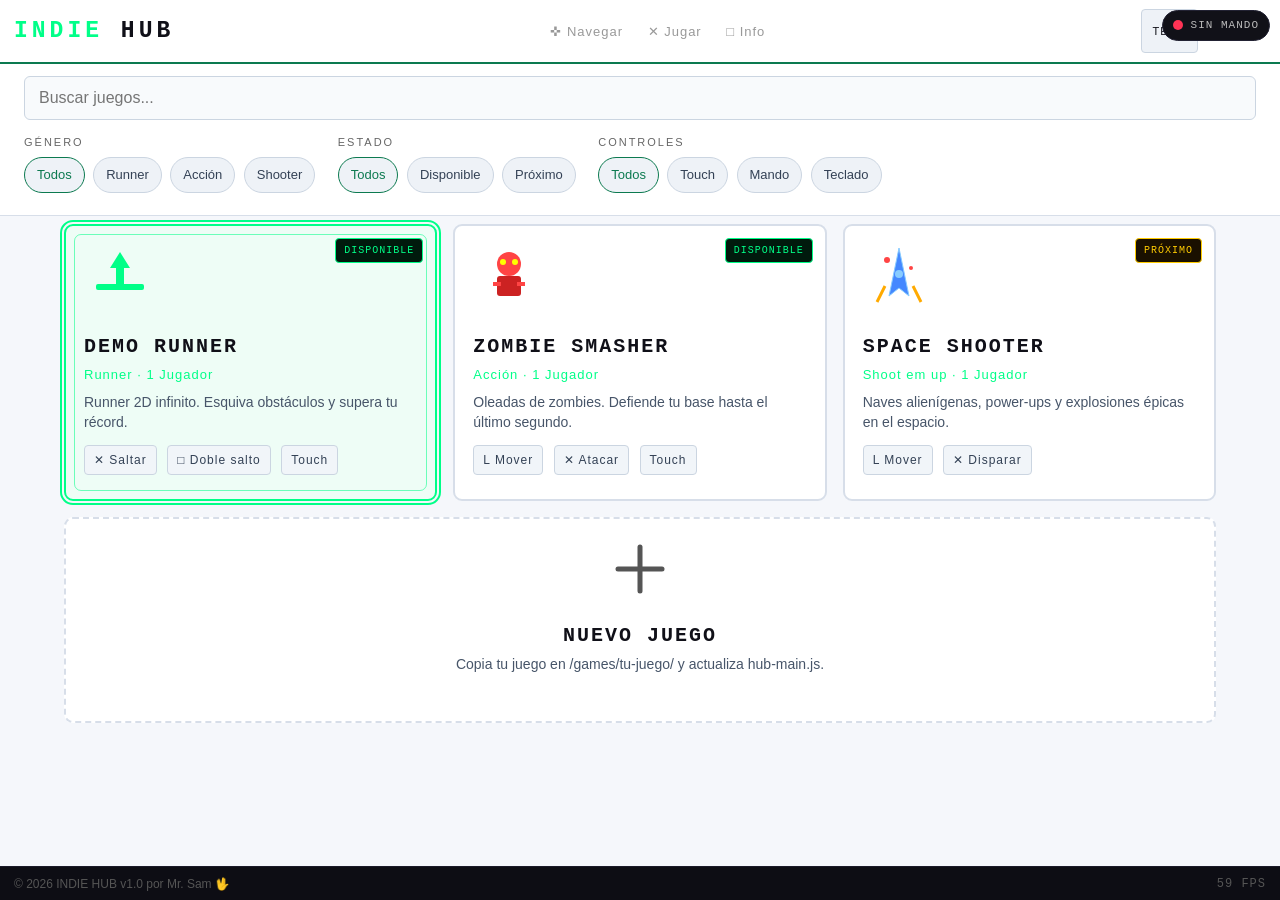
<file: index.html>
<!DOCTYPE html>
<html lang="es" class="no-js">
<head>
  <meta charset="UTF-8">
  <meta id="viewport-meta" name="viewport" content="width=device-width, initial-scale=1.0, maximum-scale=1.0, user-scalable=no, viewport-fit=cover">
  <meta name="theme-color" content="#0a0a0f">
  <title>INDIE HUB - PORTAL DE JUEGOS DE SAM</title>
  <script>
    document.documentElement.className = document.documentElement.className.replace('no-js', 'js');
  </script>
  <script src="js/device-detector.js"></script>
  <link rel="stylesheet" href="styles/hub.css">
  <link rel="stylesheet" href="styles/mobile.css">
</head>
<body>
  <!-- Indicador de conexión del mando (LED simulado) -->
  <div id="gamepad-indicator" class="gamepad-indicator disconnected" aria-live="polite">
    <span class="led" aria-hidden="true"></span>
    <span class="label">SIN MANDO</span>
  </div>

  <!-- Pantalla de bienvenida PS3 (solo se muestra en PS3) -->
  <div id="ps3-welcome" class="ps3-welcome hidden">
    <div class="ps3-welcome-inner">
      <div class="ps3-logo">PlayStation</div>
      <h1>Bienvenido(a) al INDIE HUB</h1>
      <p>Portal de juegos optimizado para tu consola</p>
      <div class="ps3-btn-hint">Presiona <span class="btn-x">✕</span> para continuar</div>
    </div>
  </div>

  <!-- Header del hub -->
  <header class="hub-header">
    <button id="mobile-menu-btn" class="icon-btn mobile-only" type="button" aria-label="Abrir filtros" aria-expanded="false">
      <span></span><span></span><span></span>
    </button>

    <div class="hub-logo" aria-label="INDIE HUB">
      <span class="logo-indie">INDIE</span>
      <span class="logo-hub">HUB</span>
    </div>

    <nav class="hub-nav" aria-label="Ayuda de controles">
      <span class="nav-hint nav-hint-gamepad"><span class="btn-dpad">✜</span> Navegar</span>
      <span class="nav-hint nav-hint-play"><span class="btn-dpad">✕</span> Jugar</span>
      <span class="nav-hint nav-hint-info"><span class="btn-dpad">□</span> Info</span>
    </nav>

    <div class="hub-actions">
      <button id="theme-toggle" class="small-action" type="button" aria-label="Cambiar tema">TEMA</button>
      <div class="hub-clock" id="hub-clock">00:00</div>
    </div>
  </header>

  <!-- Filtros y búsqueda. En móvil se abre como panel hamburguesa. -->
  <aside id="filter-panel" class="filter-panel" aria-label="Filtros del catálogo">
    <div class="filter-search-wrap">
      <label for="game-search" class="sr-only">Buscar juegos</label>
      <input id="game-search" class="game-search" type="search" placeholder="Buscar juegos..." autocomplete="off">
    </div>

    <div class="filter-group" aria-label="Filtrar por género">
      <span class="filter-label">Género</span>
      <button class="filter-chip active" type="button" data-filter-group="genre" data-filter-value="all">Todos</button>
      <button class="filter-chip" type="button" data-filter-group="genre" data-filter-value="Runner">Runner</button>
      <button class="filter-chip" type="button" data-filter-group="genre" data-filter-value="Acción">Acción</button>
      <button class="filter-chip" type="button" data-filter-group="genre" data-filter-value="Shoot em up">Shooter</button>
    </div>

    <div class="filter-group" aria-label="Filtrar por estado">
      <span class="filter-label">Estado</span>
      <button class="filter-chip active" type="button" data-filter-group="status" data-filter-value="all">Todos</button>
      <button class="filter-chip" type="button" data-filter-group="status" data-filter-value="available">Disponible</button>
      <button class="filter-chip" type="button" data-filter-group="status" data-filter-value="coming">Próximo</button>
    </div>

    <div class="filter-group" aria-label="Filtrar por controles">
      <span class="filter-label">Controles</span>
      <button class="filter-chip active" type="button" data-filter-group="controls" data-filter-value="all">Todos</button>
      <button class="filter-chip" type="button" data-filter-group="controls" data-filter-value="touch">Touch</button>
      <button class="filter-chip" type="button" data-filter-group="controls" data-filter-value="gamepad">Mando</button>
      <button class="filter-chip" type="button" data-filter-group="controls" data-filter-value="keyboard">Teclado</button>
    </div>
  </aside>

  <!-- Contenido principal: catálogo de juegos -->
  <main class="hub-main" id="hub-main">
    <div class="section-heading">
      <div>
        <h2 class="section-title">JUEGOS DISPONIBLES</h2>
        <p class="section-subtitle" id="device-mode-label">Detectando dispositivo...</p>
      </div>
      <button id="connect-gamepad-btn" class="connect-gamepad-btn" type="button">Conectar Mando</button>
    </div>

    <div class="games-grid" id="games-grid" role="grid" aria-label="Catálogo de juegos">
      <!-- Tarjeta 1: Demo Runner -->
      <div class="game-card" tabindex="0" data-game-id="demo-runner"
          data-game-title="Demo Runner"
          data-game-desc="Un runner 2D infinito donde esquivas obstáculos y acumulas puntos. Compatible con PS3, PC y controles táctiles."
          data-game-url="games/demo-runner/index.html"
          data-game-genre="Runner"
          data-game-players="1"
          data-game-status="available"
          data-game-controls="touch gamepad keyboard mouse"
          aria-label="Demo Runner"
          role="gridcell">
        <div class="card-icon" aria-hidden="true">
          <svg viewBox="0 0 64 64" width="64" height="64">
            <rect x="8" y="40" width="48" height="6" fill="#00ff88" rx="2"></rect>
            <rect x="28" y="20" width="8" height="20" fill="#00ff88"></rect>
            <polygon points="32,8 22,24 42,24" fill="#00ff88"></polygon>
          </svg>
        </div>
        <div class="card-body">
          <h3 class="card-title">DEMO RUNNER</h3>
          <p class="card-genre">Runner · 1 Jugador</p>
          <p class="card-desc">Runner 2D infinito. Esquiva obstáculos y supera tu récord.</p>
          <div class="card-controls">
            <span class="ctrl-tag"><span class="btn-x">✕</span> Saltar</span>
            <span class="ctrl-tag"><span class="btn-sq">□</span> Doble salto</span>
            <span class="ctrl-tag touch-tag">Touch</span>
          </div>
        </div>
        <div class="card-status status-available">DISPONIBLE</div>
        <div class="card-focus-ring" aria-hidden="true"></div>
      </div>

      <!-- Tarjeta 2: Zombie Smasher -->
      <div class="game-card" tabindex="0" data-game-id="zombie-smasher"
          data-game-title="Zombie Smasher"
          data-game-desc="Defiende tu base de oleadas de zombies con joystick virtual, teclado o mando físico."
          data-game-url="games/zombie-smasher/index.html"
          data-game-genre="Acción"
          data-game-players="1"
          data-game-status="available"
          data-game-controls="touch gamepad keyboard mouse"
          aria-label="Zombie Smasher"
          role="gridcell">
        <div class="card-icon" aria-hidden="true">
          <svg viewBox="0 0 64 64" width="64" height="64">
            <circle cx="32" cy="20" r="12" fill="#ff4444"></circle>
            <rect x="20" y="32" width="24" height="20" fill="#cc2222" rx="3"></rect>
            <line x1="16" y1="40" x2="24" y2="40" stroke="#ff4444" stroke-width="4"></line>
            <line x1="40" y1="40" x2="48" y2="40" stroke="#ff4444" stroke-width="4"></line>
            <circle cx="26" cy="18" r="3" fill="#ffff00"></circle>
            <circle cx="38" cy="18" r="3" fill="#ffff00"></circle>
          </svg>
        </div>
        <div class="card-body">
          <h3 class="card-title">ZOMBIE SMASHER</h3>
          <p class="card-genre">Acción · 1 Jugador</p>
          <p class="card-desc">Oleadas de zombies. Defiende tu base hasta el último segundo.</p>
          <div class="card-controls">
            <span class="ctrl-tag"><span class="btn-stick">L</span> Mover</span>
            <span class="ctrl-tag"><span class="btn-x">✕</span> Atacar</span>
            <span class="ctrl-tag touch-tag">Touch</span>
          </div>
        </div>
        <div class="card-status status-available">DISPONIBLE</div>
        <div class="card-focus-ring" aria-hidden="true"></div>
      </div>

      <!-- Tarjeta 3: Space Shooter -->
      <div class="game-card" tabindex="0" data-game-id="space-shooter"
          data-game-title="Space Shooter"
          data-game-desc="Nave espacial vs oleadas de enemigos alienígenas. Colecciona power-ups y desbloquea armas devastadoras."
          data-game-url="games/space-shooter/index.html"
          data-game-genre="Shoot em up"
          data-game-players="1"
          data-game-status="coming"
          data-game-controls="gamepad keyboard"
          aria-label="Space Shooter"
          role="gridcell">
        <div class="card-icon" aria-hidden="true">
          <svg viewBox="0 0 64 64" width="64" height="64">
            <polygon points="32,4 22,52 32,44 42,52" fill="#4488ff"></polygon>
            <polygon points="32,4 22,52 32,44 42,52" fill="none" stroke="#88ccff" stroke-width="1"></polygon>
            <circle cx="32" cy="30" r="4" fill="#88ccff"></circle>
            <line x1="10" y1="58" x2="18" y2="42" stroke="#ffaa00" stroke-width="3"></line>
            <line x1="54" y1="58" x2="46" y2="42" stroke="#ffaa00" stroke-width="3"></line>
            <circle cx="20" cy="16" r="3" fill="#ff4444"></circle>
            <circle cx="44" cy="24" r="2" fill="#ff4444"></circle>
          </svg>
        </div>
        <div class="card-body">
          <h3 class="card-title">SPACE SHOOTER</h3>
          <p class="card-genre">Shoot em up · 1 Jugador</p>
          <p class="card-desc">Naves alienígenas, power-ups y explosiones épicas en el espacio.</p>
          <div class="card-controls">
            <span class="ctrl-tag"><span class="btn-stick">L</span> Mover</span>
            <span class="ctrl-tag"><span class="btn-x">✕</span> Disparar</span>
          </div>
        </div>
        <div class="card-status status-coming">PRÓXIMO</div>
        <div class="card-focus-ring" aria-hidden="true"></div>
      </div>

      <!-- Tarjeta N: Placeholder para nuevo juego -->
      <div class="game-card game-card--add" tabindex="0" data-game-id="add-game"
          data-game-status="info"
          aria-label="Añadir nuevo juego"
          role="gridcell">
        <div class="card-icon" aria-hidden="true">
          <svg viewBox="0 0 64 64" width="64" height="64">
            <line x1="32" y1="10" x2="32" y2="54" stroke="#555" stroke-width="5" stroke-linecap="round"></line>
            <line x1="10" y1="32" x2="54" y2="32" stroke="#555" stroke-width="5" stroke-linecap="round"></line>
          </svg>
        </div>
        <div class="card-body">
          <h3 class="card-title add-title">NUEVO JUEGO</h3>
          <p class="card-desc add-desc">Copia tu juego en /games/tu-juego/ y actualiza hub-main.js.</p>
        </div>
        <div class="card-focus-ring" aria-hidden="true"></div>
      </div>
    </div><!-- /games-grid -->

    <div id="empty-state" class="empty-state hidden">
      No hay juegos que coincidan con la búsqueda.
    </div>
  </main>

  <!-- Navegación inferior móvil -->
  <nav class="mobile-bottom-nav mobile-only" aria-label="Acciones móviles">
    <button id="bottom-search-btn" type="button">Buscar</button>
    <button id="bottom-filter-btn" type="button">Filtros</button>
    <button id="bottom-gamepad-btn" type="button">Mando</button>
  </nav>

  <!-- Panel de información del juego (activado con □ o tap largo) -->
  <div id="game-info-panel" class="game-info-panel hidden" role="dialog" aria-modal="true" aria-label="Información del juego">
    <div class="info-panel-inner">
      <h2 id="info-title" class="info-title"></h2>
      <p id="info-genre" class="info-genre"></p>
      <p id="info-desc" class="info-desc"></p>
      <div class="info-actions">
        <button id="info-play-btn" class="btn-primary" type="button"><span class="btn-x">✕</span> JUGAR</button>
        <button id="info-close-btn" class="btn-secondary" type="button"><span class="btn-o">○</span> CERRAR</button>
      </div>
    </div>
  </div>

  <!-- Contenedor responsive para juegos en iframe -->
  <section id="game-container" class="game-container hidden" aria-label="Juego en ejecución">
    <div class="game-topbar">
      <button id="game-close-btn" class="game-close-btn" type="button"><span class="btn-o">○</span> HUB</button>
      <div id="game-topbar-title" class="game-topbar-title">JUEGO</div>
      <button id="game-fullscreen-btn" class="game-fullscreen-btn" type="button">⛶ PANTALLA</button>
    </div>
    <iframe id="game-iframe" class="game-iframe" title="Juego cargado" src="about:blank"
      sandbox="allow-scripts allow-same-origin allow-pointer-lock allow-forms"
      allow="gamepad; fullscreen"></iframe>
  </section>

  <!-- Footer -->
  <footer class="hub-footer">
    <span>&copy; 2026 INDIE HUB v1.0 por Mr. Sam 🖖</span>
    <span id="fps-counter" class="fps-counter">30 FPS</span>
  </footer>

  <!-- Overlay de carga -->
  <div id="loading-overlay" class="loading-overlay hidden" aria-live="polite">
    <div class="loading-spinner" aria-hidden="true"></div>
    <p class="loading-text">CARGANDO JUEGO...</p>
  </div>

  <div id="toast-container" class="toast-container" aria-live="polite"></div>

  <script src="shared/core/ps3-gamepad-api.js"></script>
  <script src="shared/core/performance-optimizer.js"></script>
  <script src="shared/utils/math-helper.js"></script>
  <script src="shared/utils/storage.js"></script>
  <script src="js/gamepad-nav.js"></script>
  <script src="js/game-launcher.js"></script>
  <script src="js/hub-main.js"></script>
</body>
</html>
</file>
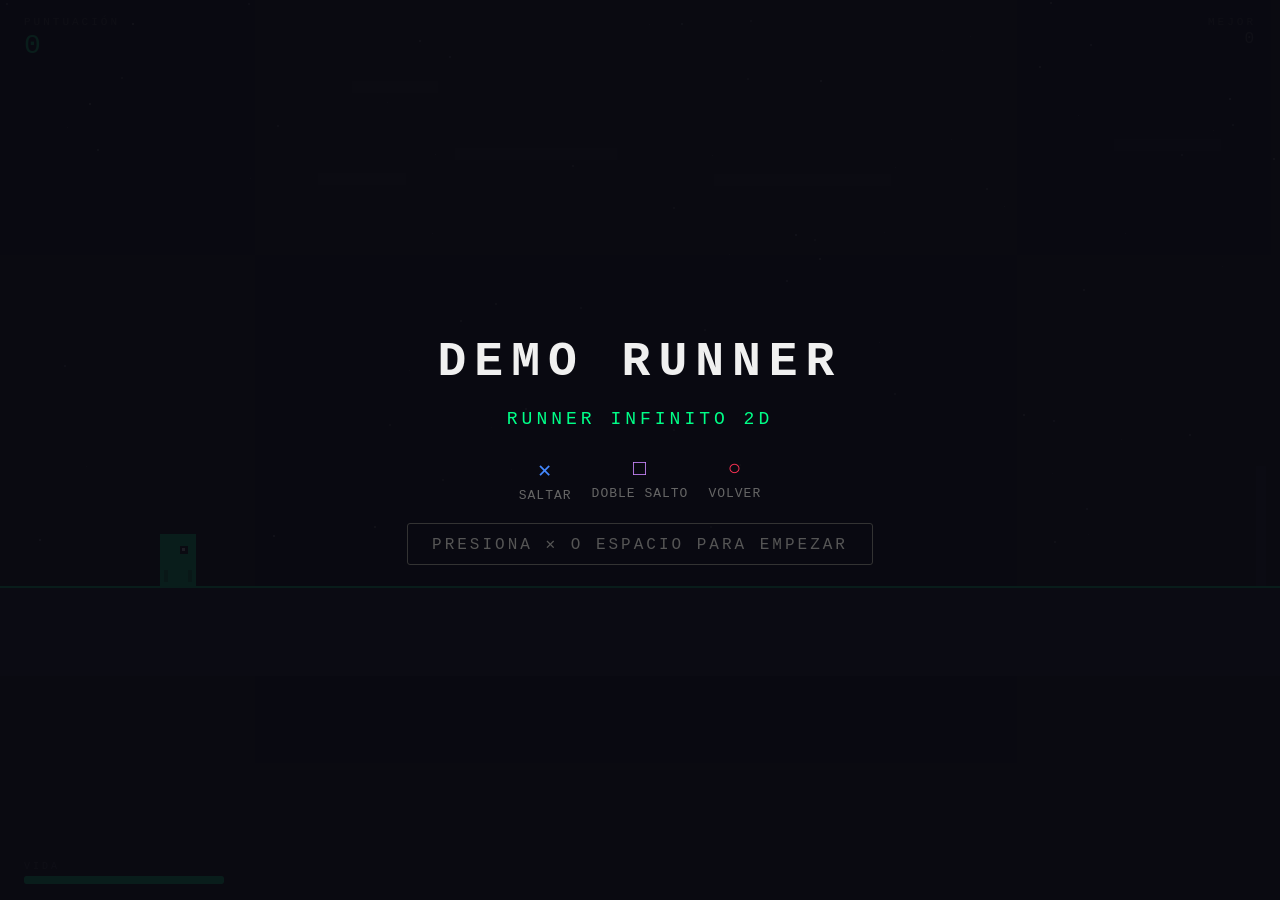
<file: games/demo-runner/index.html>
<!DOCTYPE html>
<html lang="es">
<head>
  <meta charset="UTF-8">
  <meta name="viewport" content="width=1280">
  <title>Demo Runner</title>
  <style>
    /* ---- PS3-safe: sin box-shadow, sin blur ---- */
    * { margin: 0; padding: 0; -webkit-box-sizing: border-box; box-sizing: border-box; }

    body {
      background: #0a0a12;
      color: #f0f0f0;
      font-family: 'Courier New', Courier, monospace;
      overflow: hidden;
      width: 1280px;
      height: 676px; /* 720 - 44px topbar */
      -webkit-user-select: none;
      user-select: none;
    }

    #game-canvas {
      display: block;
      background: #0a0a12;
      /* GPU layer */
      -webkit-transform: translateZ(0);
      transform: translateZ(0);
    }

    /* HUD overlay */
    #hud {
      position: absolute;
      top: 0;
      left: 0;
      width: 100%;
      pointer-events: none;
      padding: 16px 24px;
      display: -webkit-box;
      display: -webkit-flex;
      display: flex;
      -webkit-box-pack: justify;
      -webkit-justify-content: space-between;
      justify-content: space-between;
      -webkit-box-align: start;
      -webkit-align-items: flex-start;
      align-items: flex-start;
    }

    .hud-block { }

    .hud-label {
      font-size: 11px;
      letter-spacing: 3px;
      color: #444;
      display: block;
      margin-bottom: 2px;
    }

    .hud-value {
      font-size: 28px;
      letter-spacing: 2px;
      color: #00ff88;
    }

    .hud-best {
      font-size: 16px;
      color: #555;
      letter-spacing: 2px;
    }

    /* Pantallas */
    .screen {
      position: absolute;
      inset: 0;
      display: -webkit-box;
      display: -webkit-flex;
      display: flex;
      -webkit-box-pack: center;
      -webkit-justify-content: center;
      justify-content: center;
      -webkit-box-align: center;
      -webkit-align-items: center;
      align-items: center;
      -webkit-box-orient: vertical;
      -webkit-flex-direction: column;
      flex-direction: column;
      gap: 20px;
      background: rgba(10, 10, 18, 0.92);
    }

    .screen h1 {
      font-size: 48px;
      letter-spacing: 8px;
      color: #f0f0f0;
    }

    .screen .subtitle {
      font-size: 18px;
      letter-spacing: 4px;
      color: #00ff88;
    }

    .screen .score-display {
      font-size: 64px;
      letter-spacing: 4px;
      color: #00ff88;
      margin: 10px 0;
    }

    .screen .best-display {
      font-size: 18px;
      color: #555;
      letter-spacing: 3px;
    }

    .screen .hint {
      font-size: 16px;
      color: #555;
      letter-spacing: 3px;
      border: 1px solid #333;
      padding: 10px 24px;
      border-radius: 3px;
      -webkit-animation: blink 1.2s ease-in-out infinite;
      animation: blink 1.2s ease-in-out infinite;
    }

    .screen .controls-grid {
      display: -webkit-box;
      display: -webkit-flex;
      display: flex;
      gap: 20px;
      margin-top: 8px;
    }

    .ctrl-item {
      text-align: center;
      font-size: 13px;
      color: #666;
      letter-spacing: 1px;
    }

    .ctrl-btn {
      display: block;
      font-size: 22px;
      color: #4488ff;
      margin-bottom: 4px;
    }

    @-webkit-keyframes blink {
      0%, 100% { opacity: 1; }
      50%       { opacity: 0.4; }
    }
    @keyframes blink {
      0%, 100% { opacity: 1; }
      50%       { opacity: 0.4; }
    }

    .hidden { display: none !important; }

    /* Barra de vida */
    #life-bar-wrap {
      position: absolute;
      bottom: 16px;
      left: 24px;
      width: 200px;
    }

    .life-label {
      font-size: 10px;
      letter-spacing: 3px;
      color: #444;
      margin-bottom: 4px;
    }

    #life-bar-bg {
      width: 200px;
      height: 8px;
      background: #1a1a28;
      border-radius: 2px;
      overflow: hidden;
    }

    #life-bar-fill {
      height: 100%;
      background: #00ff88;
      border-radius: 2px;
      -webkit-transition: width 0.1s;
      transition: width 0.1s;
    }
  </style>
</head>
<body>

<!-- Canvas principal del juego -->
<canvas id="game-canvas" width="1280" height="676"></canvas>

<!-- HUD -->
<div id="hud">
  <div class="hud-block">
    <span class="hud-label">PUNTUACIÓN</span>
    <span class="hud-value" id="score-display">0</span>
  </div>
  <div class="hud-block" style="text-align:right;">
    <span class="hud-label">MEJOR</span>
    <span class="hud-best" id="best-display">0</span>
  </div>
</div>

<!-- Barra de vida -->
<div id="life-bar-wrap">
  <div class="life-label">VIDA</div>
  <div id="life-bar-bg">
    <div id="life-bar-fill" style="width:100%;"></div>
  </div>
</div>

<!-- Pantalla de inicio -->
<div id="screen-start" class="screen">
  <h1>DEMO RUNNER</h1>
  <p class="subtitle">RUNNER INFINITO 2D</p>
  <div class="controls-grid">
    <div class="ctrl-item">
      <span class="ctrl-btn">✕</span>SALTAR
    </div>
    <div class="ctrl-item">
      <span class="ctrl-btn" style="color:#cc88ff;">□</span>DOBLE SALTO
    </div>
    <div class="ctrl-item">
      <span class="ctrl-btn" style="color:#ff3355;">○</span>VOLVER
    </div>
  </div>
  <p class="hint">PRESIONA ✕ O ESPACIO PARA EMPEZAR</p>
</div>

<!-- Pantalla de Game Over -->
<div id="screen-gameover" class="screen hidden">
  <h1>GAME OVER</h1>
  <p class="score-display" id="final-score">0</p>
  <p class="best-display" id="final-best">MEJOR: 0</p>
  <p class="hint">PRESIONA ✕ PARA REINTENTAR</p>
</div>

<script>
// ============================================================
// DEMO RUNNER — Motor de juego PS3-compatible
// Vanilla JS, sin dependencias, optimizado para 30fps
// ============================================================

;(function() {
  'use strict';

  /* ---- Canvas ---- */
  var canvas = document.getElementById('game-canvas');
  var ctx    = canvas.getContext('2d');
  var W      = canvas.width;   // 1280
  var H      = canvas.height;  // 676

  /* ---- Elementos HUD ---- */
  var scoreEl      = document.getElementById('score-display');
  var bestEl       = document.getElementById('best-display');
  var finalScoreEl = document.getElementById('final-score');
  var finalBestEl  = document.getElementById('final-best');
  var screenStart  = document.getElementById('screen-start');
  var screenGO     = document.getElementById('screen-gameover');
  var lifeFill     = document.getElementById('life-bar-fill');

  /* ---- Estado del juego ---- */
  var State = {
    running:     false,
    score:       0,
    best:        0,
    life:        100,
    speed:       4,       // velocidad base px/frame
    frame:       0,
    lastTime:    0,
    canDblJump:  false
  };

  /* ---- Jugador ---- */
  var Player = {
    x: 160,
    y: 0,       // se establece en reset
    w: 36,
    h: 52,
    vy:     0,
    grounded: false,
    jumped:   false,     // primer salto
    dblJump:  false,     // doble salto usado
    color: '#00ff88',
    trailColor: 'rgba(0, 255, 136, 0.12)',
    trail: []            // posiciones anteriores
  };

  /* ---- Suelo ---- */
  var GROUND_Y = H - 90;

  /* ---- Obstáculos ---- */
  var obstacles = [];
  var OBS_SPAWN_MIN = 60;  // frames mínimos entre obstáculos
  var OBS_SPAWN_MAX = 120;
  var nextObstacle  = 80;

  /* ---- Partículas ---- */
  var particles = [];

  /* ---- Estrellas de fondo ---- */
  var stars = [];
  (function initStars() {
    for (var i = 0; i < 80; i++) {
      stars.push({
        x: Math.random() * W,
        y: Math.random() * (GROUND_Y - 40),
        size: Math.random() * 1.5 + 0.5,
        speed: Math.random() * 0.5 + 0.2
      });
    }
  })();

  /* ---- Nubes (plataformas decorativas) ---- */
  var clouds = [];
  (function initClouds() {
    for (var i = 0; i < 5; i++) {
      clouds.push({
        x: Math.random() * W,
        y: 60 + Math.random() * 120,
        w: 80 + Math.random() * 120,
        speed: 0.5 + Math.random() * 0.5
      });
    }
  })();

  /* ----------------------------------------------------------
     RESET
  ---------------------------------------------------------- */
  function reset() {
    State.running    = false;
    State.score      = 0;
    State.life       = 100;
    State.speed      = 4;
    State.frame      = 0;
    State.canDblJump = false;

    Player.x        = 160;
    Player.y        = GROUND_Y - Player.h;
    Player.vy       = 0;
    Player.grounded = true;
    Player.jumped   = false;
    Player.dblJump  = false;
    Player.trail    = [];

    obstacles = [];
    particles = [];
    nextObstacle = 80;

    updateHUD();
    updateLifeBar();
  }

  /* ----------------------------------------------------------
     SALTO
  ---------------------------------------------------------- */
  function doJump() {
    if (!State.running) {
      startGame();
      return;
    }

    if (Player.grounded) {
      Player.vy       = -14;
      Player.grounded = false;
      Player.jumped   = true;
      Player.dblJump  = false;
      spawnParticles(Player.x + Player.w/2, Player.y + Player.h, '#00ff88', 5);
    } else if (Player.jumped && !Player.dblJump) {
      // Doble salto
      Player.vy      = -12;
      Player.dblJump = true;
      spawnParticles(Player.x + Player.w/2, Player.y, '#4488ff', 8);
    }
  }

  /* ----------------------------------------------------------
     PARTÍCULAS
  ---------------------------------------------------------- */
  function spawnParticles(x, y, color, count) {
    for (var i = 0; i < count; i++) {
      particles.push({
        x:    x,
        y:    y,
        vx:   (Math.random() - 0.5) * 5,
        vy:   -Math.random() * 5 - 1,
        life: 20 + Math.random() * 10,
        maxLife: 30,
        color: color,
        size: 2 + Math.random() * 3
      });
    }
  }

  /* ----------------------------------------------------------
     CREAR OBSTÁCULO
  ---------------------------------------------------------- */
  function spawnObstacle() {
    var type = Math.random() < 0.7 ? 'ground' : 'air';
    var obs;

    if (type === 'ground') {
      var h = 30 + Math.floor(Math.random() * 50);
      obs = {
        x:    W + 20,
        y:    GROUND_Y - h,
        w:    20 + Math.floor(Math.random() * 20),
        h:    h,
        type: 'ground',
        color: '#ff3355'
      };
    } else {
      // Obstáculo aéreo (hay que agacharse... o saltar por debajo)
      obs = {
        x: W + 20,
        y: GROUND_Y - 120 - Math.random() * 40,
        w: 60,
        h: 16,
        type: 'air',
        color: '#ffcc00'
      };
    }

    obstacles.push(obs);
    nextObstacle = State.frame +
      Math.floor(Math.random() * (OBS_SPAWN_MAX - OBS_SPAWN_MIN) + OBS_SPAWN_MIN);
  }

  /* ----------------------------------------------------------
     COLISIÓN
  ---------------------------------------------------------- */
  function checkCollision(a, b) {
    return a.x < b.x + b.w &&
           a.x + a.w > b.x &&
           a.y < b.y + b.h &&
           a.y + a.h > b.y;
  }

  /* ----------------------------------------------------------
     UPDATE
  ---------------------------------------------------------- */
  function update() {
    if (!State.running) return;

    State.frame++;
    State.score += 1;

    // Aumentar velocidad cada 200 frames
    if (State.frame % 200 === 0) {
      State.speed = Math.min(State.speed + 0.3, 12);
    }

    /* ---- Física del jugador ---- */
    Player.vy += 0.7; // gravedad
    Player.y  += Player.vy;

    // Suelo
    if (Player.y + Player.h >= GROUND_Y) {
      Player.y        = GROUND_Y - Player.h;
      Player.vy       = 0;
      Player.grounded = true;
      Player.jumped   = false;
      Player.dblJump  = false;
    }

    // Trail
    Player.trail.push({ x: Player.x, y: Player.y });
    if (Player.trail.length > 12) Player.trail.shift();

    /* ---- Obstáculos ---- */
    if (State.frame >= nextObstacle) {
      spawnObstacle();
    }

    var i;
    for (i = obstacles.length - 1; i >= 0; i--) {
      obstacles[i].x -= State.speed;

      if (obstacles[i].x + obstacles[i].w < 0) {
        obstacles.splice(i, 1);
        continue;
      }

      if (checkCollision(Player, obstacles[i])) {
        // Hit!
        State.life -= 34;
        spawnParticles(Player.x + Player.w/2, Player.y + Player.h/2, '#ff3355', 12);
        obstacles.splice(i, 1);
        updateLifeBar();

        if (State.life <= 0) {
          gameOver();
          return;
        }
        // Pequeño rebote
        Player.vy = -8;
        Player.y  -= 5;
      }
    }

    /* ---- Partículas ---- */
    for (i = particles.length - 1; i >= 0; i--) {
      var p = particles[i];
      p.x   += p.vx;
      p.y   += p.vy;
      p.vy  += 0.2;
      p.life -= 1;
      if (p.life <= 0) particles.splice(i, 1);
    }

    /* ---- Estrellas (parallax) ---- */
    for (i = 0; i < stars.length; i++) {
      stars[i].x -= stars[i].speed;
      if (stars[i].x < 0) stars[i].x = W;
    }

    /* ---- Nubes ---- */
    for (i = 0; i < clouds.length; i++) {
      clouds[i].x -= clouds[i].speed;
      if (clouds[i].x + clouds[i].w < 0) {
        clouds[i].x = W + 20;
        clouds[i].y = 60 + Math.random() * 120;
      }
    }

    /* ---- HUD ---- */
    if (State.frame % 6 === 0) { // No actualizar DOM cada frame (lento en PS3)
      updateHUD();
    }
  }

  /* ----------------------------------------------------------
     RENDER
  ---------------------------------------------------------- */
  function render() {
    ctx.clearRect(0, 0, W, H);

    /* ---- Fondo ---- */
    // Gradiente simple (sin blur)
    ctx.fillStyle = '#0a0a12';
    ctx.fillRect(0, 0, W, H);

    // Líneas horizontales tenues (efecto CRT)
    ctx.strokeStyle = 'rgba(0,255,136,0.02)';
    ctx.lineWidth   = 1;
    for (var line = 0; line < H; line += 6) {
      ctx.beginPath();
      ctx.moveTo(0, line);
      ctx.lineTo(W, line);
      ctx.stroke();
    }

    /* ---- Estrellas ---- */
    for (var si = 0; si < stars.length; si++) {
      var st = stars[si];
      ctx.fillStyle = 'rgba(255,255,255,' + (st.size * 0.2) + ')';
      ctx.fillRect(Math.floor(st.x), Math.floor(st.y), Math.ceil(st.size), Math.ceil(st.size));
    }

    /* ---- Nubes ---- */
    ctx.fillStyle = 'rgba(255,255,255,0.04)';
    for (var ci = 0; ci < clouds.length; ci++) {
      var cl = clouds[ci];
      ctx.fillRect(Math.floor(cl.x), Math.floor(cl.y), cl.w, 12);
    }

    /* ---- Suelo ---- */
    ctx.fillStyle = '#1a1a28';
    ctx.fillRect(0, GROUND_Y, W, H - GROUND_Y);
    ctx.fillStyle = '#00ff88';
    ctx.fillRect(0, GROUND_Y, W, 2);

    /* ---- Trail del jugador ---- */
    for (var ti = 0; ti < Player.trail.length; ti++) {
      var tp = Player.trail[ti];
      var alpha = ti / Player.trail.length * 0.3;
      ctx.fillStyle = 'rgba(0, 255, 136, ' + alpha + ')';
      ctx.fillRect(
        Math.floor(tp.x + 6),
        Math.floor(tp.y + 8),
        Player.w - 12,
        Player.h - 16
      );
    }

    /* ---- Jugador ---- */
    ctx.fillStyle = Player.color;
    // Cuerpo
    ctx.fillRect(
      Math.floor(Player.x),
      Math.floor(Player.y),
      Player.w,
      Player.h
    );
    // Ojos
    ctx.fillStyle = '#0a0a12';
    ctx.fillRect(Math.floor(Player.x + 20), Math.floor(Player.y + 12), 8, 8);
    // Brillo en el ojo
    ctx.fillStyle = '#fff';
    ctx.fillRect(Math.floor(Player.x + 22), Math.floor(Player.y + 14), 3, 3);
    // Líneas corporales
    ctx.fillStyle = 'rgba(0,0,0,0.3)';
    ctx.fillRect(Math.floor(Player.x + 4),  Math.floor(Player.y + Player.h - 16), 4, 12);
    ctx.fillRect(Math.floor(Player.x + 28), Math.floor(Player.y + Player.h - 16), 4, 12);

    /* ---- Obstáculos ---- */
    for (var oi = 0; oi < obstacles.length; oi++) {
      var ob = obstacles[oi];
      ctx.fillStyle = ob.color;
      ctx.fillRect(Math.floor(ob.x), Math.floor(ob.y), ob.w, ob.h);
      // Tope del obstáculo
      ctx.fillStyle = '#fff';
      ctx.fillRect(Math.floor(ob.x), Math.floor(ob.y), ob.w, 2);
    }

    /* ---- Partículas ---- */
    for (var pi = 0; pi < particles.length; pi++) {
      var pt = particles[pi];
      var pa = pt.life / pt.maxLife;
      ctx.globalAlpha = pa;
      ctx.fillStyle   = pt.color;
      ctx.fillRect(
        Math.floor(pt.x - pt.size/2),
        Math.floor(pt.y - pt.size/2),
        Math.ceil(pt.size),
        Math.ceil(pt.size)
      );
    }
    ctx.globalAlpha = 1;

    /* ---- Velocímetro (barra lateral) ---- */
    var speedPct = (State.speed - 4) / (12 - 4);
    ctx.fillStyle = '#1a1a28';
    ctx.fillRect(W - 24, GROUND_Y - 120, 10, 120);
    ctx.fillStyle = '#ffcc00';
    ctx.fillRect(W - 24, GROUND_Y - Math.floor(120 * speedPct), 10, Math.floor(120 * speedPct));

    /* ---- Indicador de doble salto disponible ---- */
    if (!Player.dblJump && !Player.grounded) {
      ctx.fillStyle = 'rgba(68,136,255,0.5)';
      ctx.fillRect(Math.floor(Player.x), Math.floor(Player.y - 8), Player.w, 4);
    }
  }

  /* ----------------------------------------------------------
     LOOP PRINCIPAL (30fps en PS3, rAF)
  ---------------------------------------------------------- */
  var RAF_INTERVAL = 1000 / 30; // ~33ms

  function loop(timestamp) {
    var now   = timestamp || Date.now();
    var delta = now - State.lastTime;

    if (delta >= RAF_INTERVAL) {
      State.lastTime = now - (delta % RAF_INTERVAL);
      update();
      render();
    }

    if (window.requestAnimationFrame) {
      requestAnimationFrame(loop);
    } else {
      setTimeout(function() { loop(Date.now()); }, 16);
    }
  }

  /* ----------------------------------------------------------
     HUD
  ---------------------------------------------------------- */
  function updateHUD() {
    if (scoreEl) scoreEl.textContent = State.score;
    if (bestEl)  bestEl.textContent  = State.best;
  }

  function updateLifeBar() {
    if (lifeFill) {
      lifeFill.style.width = Math.max(0, State.life) + '%';
      if (State.life < 35) {
        lifeFill.style.background = '#ff3355';
      } else if (State.life < 65) {
        lifeFill.style.background = '#ffcc00';
      } else {
        lifeFill.style.background = '#00ff88';
      }
    }
  }

  /* ----------------------------------------------------------
     ESTADOS DE JUEGO
  ---------------------------------------------------------- */
  function startGame() {
    screenStart.classList.add('hidden');
    screenGO.classList.add('hidden');
    State.running = true;
    State.lastTime = Date.now();
  }

  function gameOver() {
    State.running = false;
    if (State.score > State.best) {
      State.best = State.score;
      // Guardar en hub storage si está disponible
      if (window.parent && window.parent.HubStorage) {
        window.parent.HubStorage.saveScore('demo-runner', State.best);
      }
    }
    if (finalScoreEl) finalScoreEl.textContent = State.score;
    if (finalBestEl)  finalBestEl.textContent  = 'MEJOR: ' + State.best;
    screenGO.classList.remove('hidden');
  }

  function handleInput() {
    if (!State.running && screenGO && !screenGO.classList.contains('hidden')) {
      // Reiniciar
      reset();
      startGame();
    } else {
      doJump();
    }
  }

  /* ----------------------------------------------------------
     CONTROLES
  ---------------------------------------------------------- */
  // Teclado
  document.addEventListener('keydown', function(e) {
    if (e.keyCode === 32 || e.keyCode === 38 || e.keyCode === 87) { // Espacio, ↑, W
      handleInput();
      e.preventDefault();
    }
    if (e.keyCode === 27) { // Esc = volver al hub
      if (window.parent && window.parent.GameLauncher) {
        window.parent.GameLauncher.returnToHub();
      } else if (window.parent) {
        window.parent.postMessage({ type: 'returnToHub' }, '*');
      }
    }
  }, false);

  // Touch (tablet/PS3 con touch)
  document.addEventListener('touchstart', function(e) {
    handleInput();
    e.preventDefault();
  }, false);

  // Gamepad — polling básico
  var padPrev = {};
  setInterval(function() {
    if (!navigator.getGamepads) return;
    var pads = navigator.getGamepads();
    for (var i = 0; i < pads.length; i++) {
      var pad = pads[i];
      if (!pad || !pad.connected) continue;

      var cross  = pad.buttons[0];
      var circle = pad.buttons[1];
      var crossPressed  = (typeof cross  === 'object' ? cross.pressed  : cross  > 0.5);
      var circlePressed = (typeof circle === 'object' ? circle.pressed : circle > 0.5);

      if (crossPressed && !padPrev.cross) {
        handleInput();
      }
      if (circlePressed && !padPrev.circle) {
        // Volver al hub
        if (window.parent && window.parent.GameLauncher) {
          window.parent.GameLauncher.returnToHub();
        } else {
          window.parent.postMessage({ type: 'returnToHub' }, '*');
        }
      }

      padPrev.cross  = crossPressed;
      padPrev.circle = circlePressed;
    }
  }, 50);

  /* ----------------------------------------------------------
     INICIO
  ---------------------------------------------------------- */
  reset();
  render(); // Primer render estático

  // Arrancar loop
  if (window.requestAnimationFrame) {
    requestAnimationFrame(loop);
  } else {
    setTimeout(function() { loop(Date.now()); }, 33);
  }

})();
</script>

</body>
</html>
</file>
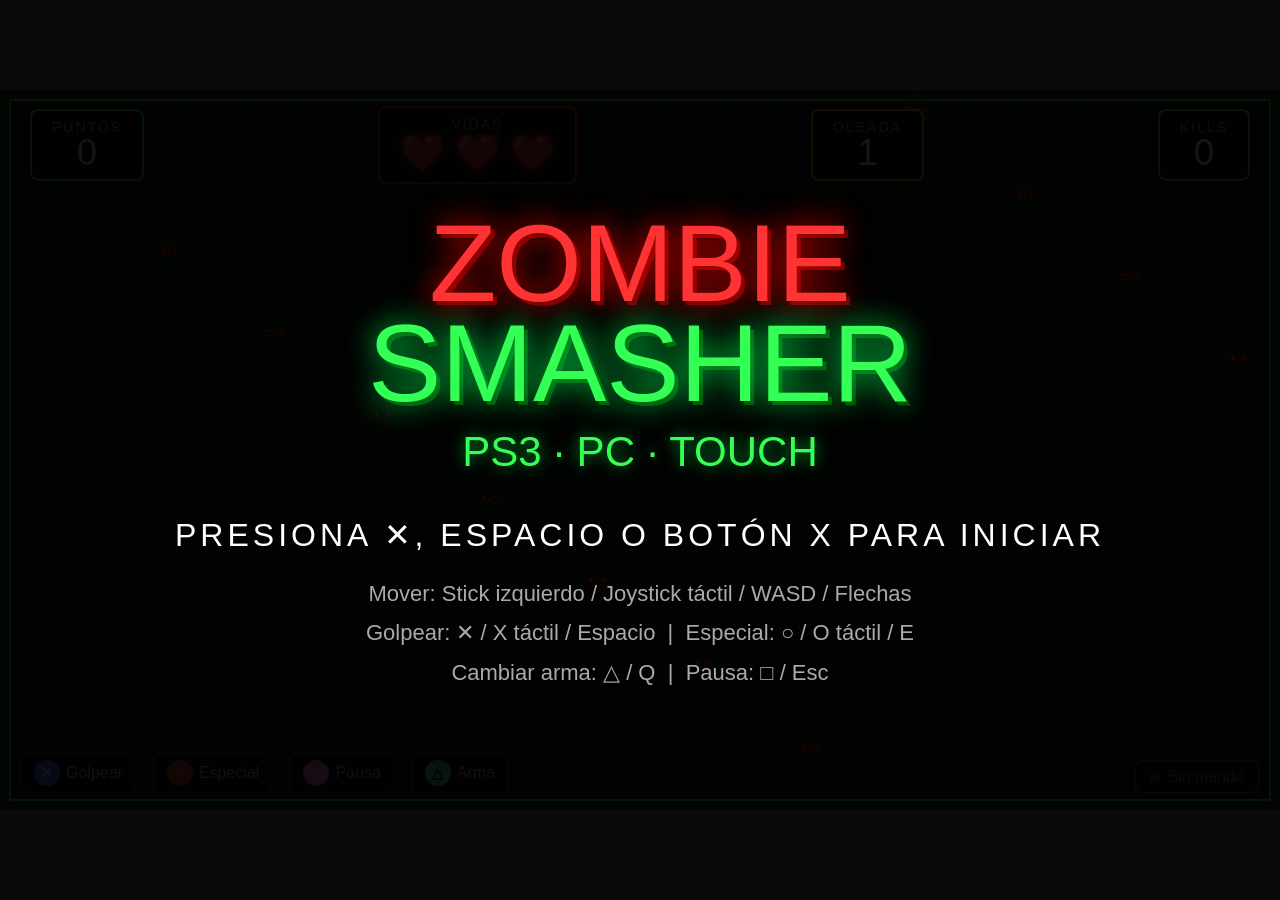
<file: games/zombie-smasher/index.html>
<!DOCTYPE html>
<html lang="es">
<head>
<meta charset="UTF-8">
<meta id="viewport-meta" name="viewport" content="width=device-width, initial-scale=1.0, maximum-scale=1.0, user-scalable=no, shrink-to-fit=no, viewport-fit=cover">
<title>ZOMBIE SMASHER - PS3 + PC + Touch</title>
<script src="../../js/device-detector.js"></script>
<script src="../../shared/core/responsive-game.js"></script>
<script src="../../shared/core/touch-controls.js"></script>
<script src="../../shared/core/unified-input.js"></script>
<style>
  /* ============================================================
     ZOMBIE SMASHER PS3 - Estilos globales
     Fuente grande, alto contraste, optimizado para TV 1280x720
  ============================================================ */
  * { margin: 0; padding: 0; box-sizing: border-box; }

  body {
    background: #0a0a0a;
    display: flex;
    justify-content: center;
    align-items: center;
    width: 100vw;
    height: 100vh;
    overflow: hidden;
    font-family: 'Arial Narrow', 'Trebuchet MS', Arial, sans-serif;
    -webkit-user-select: none;
    user-select: none;
    -webkit-touch-callout: none;
    touch-action: none;
  }

  html {
    width: 100%;
    height: 100%;
    overflow: hidden;
    background: #000;
    -webkit-text-size-adjust: 100%;
  }

  #gameWrapper {
    position: relative;
    width: 1280px;
    height: 720px;
    overflow: hidden;
    background: #000;
    transform-origin: 50% 50%;
    -webkit-transform-origin: 50% 50%;
    will-change: transform;
    touch-action: none;
  }

  /* Canvas principal del juego */
  #gameCanvas {
    display: block;
    position: absolute;
    top: 0; left: 0;
    width: 1280px;
    height: 720px;
    touch-action: none;
  }

  /* HUD superpuesto al canvas */
  #hud {
    position: absolute;
    top: 0; left: 0;
    width: 1280px;
    height: 720px;
    pointer-events: none;
    z-index: 10;
  }

  /* --- Barra superior HUD --- */
  #hudTop {
    position: absolute;
    top: 16px; left: 0; right: 0;
    display: flex;
    justify-content: space-between;
    align-items: center;
    padding: 0 30px;
  }

  .hudPanel {
    background: rgba(0,0,0,0.75);
    border: 2px solid #33ff55;
    border-radius: 8px;
    padding: 8px 20px;
    color: #fff;
    text-align: center;
  }

  .hudLabel {
    font-size: 14px;
    color: #33ff55;
    letter-spacing: 2px;
    text-transform: uppercase;
  }

  .hudValue {
    font-family: Impact, 'Arial Black', 'Trebuchet MS', sans-serif;
    font-size: 36px;
    color: #fff;
    line-height: 1;
  }

  /* Barra de vida */
  #lifeBar {
    display: flex;
    gap: 10px;
    align-items: center;
  }

  .heart {
    font-size: 36px;
    filter: drop-shadow(0 0 6px #ff3333);
    transition: opacity 0.3s;
  }

  .heart.lost { opacity: 0.2; filter: none; }

  /* Indicador de gamepad */
  #gamepadStatus {
    position: absolute;
    bottom: 16px;
    right: 20px;
    background: rgba(0,0,0,0.7);
    border: 2px solid #555;
    border-radius: 8px;
    padding: 6px 14px;
    color: #888;
    font-size: 16px;
    display: flex;
    align-items: center;
    gap: 8px;
    transition: border-color 0.3s, color 0.3s;
  }

  #gamepadStatus.connected {
    border-color: #33ff55;
    color: #33ff55;
  }

  #gamepadDot {
    width: 10px; height: 10px;
    border-radius: 50%;
    background: #555;
    transition: background 0.3s;
  }

  #gamepadStatus.connected #gamepadDot { background: #33ff55; }

  /* --- Leyenda de controles (botones PS) --- */
  #controls {
    position: absolute;
    bottom: 16px;
    left: 20px;
    display: flex;
    gap: 16px;
  }

  .ctrlBtn {
    background: rgba(0,0,0,0.75);
    border: 2px solid #444;
    border-radius: 8px;
    padding: 6px 12px;
    display: flex;
    align-items: center;
    gap: 6px;
    font-size: 16px;
    color: #ccc;
  }

  .psBtn {
    width: 26px; height: 26px;
    border-radius: 50%;
    display: flex;
    align-items: center;
    justify-content: center;
    font-size: 14px;
    font-weight: bold;
    flex-shrink: 0;
  }

  .ps-cross  { background: #4488ff; color: #fff; }
  .ps-circle { background: #ff4444; color: #fff; }
  .ps-square { background: #ff88ff; color: #fff; }
  .ps-tri    { background: #44ffaa; color: #000; }

  /* Power-up indicator */
  #powerupHud {
    position: absolute;
    top: 90px;
    left: 30px;
    background: rgba(0,0,0,0.7);
    border: 2px solid transparent;
    border-radius: 8px;
    padding: 6px 14px;
    color: #fff;
    font-size: 20px;
    opacity: 0;
    transition: opacity 0.3s, border-color 0.3s;
    min-width: 160px;
    text-align: center;
  }

  /* Wave indicator */
  #waveAnnounce {
    position: absolute;
    top: 50%;
    left: 50%;
    transform: translate(-50%, -50%);
    font-family: Impact, 'Arial Black', 'Trebuchet MS', sans-serif;
    font-size: 80px;
    color: #ff3333;
    text-shadow: 0 0 20px #ff0000, 0 0 40px #880000;
    opacity: 0;
    pointer-events: none;
    transition: opacity 0.5s;
    white-space: nowrap;
    z-index: 20;
  }

  /* Pantalla de inicio */
  #screenStart, #screenGameOver, #screenPause {
    position: absolute;
    top: 0; left: 0;
    width: 1280px; height: 720px;
    display: flex;
    flex-direction: column;
    align-items: center;
    justify-content: center;
    z-index: 30;
    background: rgba(0,0,0,0.92);
  }

  #screenGameOver, #screenPause { display: none; }

  .screenTitle {
    font-family: Impact, 'Arial Black', 'Trebuchet MS', sans-serif;
    font-size: 110px;
    color: #ff3333;
    text-shadow: 0 0 30px #ff0000, 4px 4px 0 #660000;
    line-height: 1;
    margin-bottom: 10px;
    text-align: center;
  }

  .screenSub {
    font-family: Impact, 'Arial Black', 'Trebuchet MS', sans-serif;
    font-size: 42px;
    color: #33ff55;
    text-shadow: 0 0 15px #00aa33;
    margin-bottom: 40px;
  }

  .screenPrompt {
    font-size: 32px;
    color: #fff;
    letter-spacing: 4px;
    animation: blink 1s infinite;
    text-align: center;
  }

  .screenInfo {
    font-size: 22px;
    color: #aaa;
    margin-top: 20px;
    text-align: center;
    line-height: 1.8;
  }

  .goScore {
    font-family: Impact, 'Arial Black', 'Trebuchet MS', sans-serif;
    font-size: 56px;
    color: #ffcc00;
    text-shadow: 0 0 20px #ffaa00;
    margin: 10px 0;
  }

  @keyframes blink {
    0%, 100% { opacity: 1; }
    50% { opacity: 0; }
  }

  /* El escalado real se calcula por JS para respetar ancho y alto. */
  @media (max-width: 800px), (hover: none) and (pointer: coarse) {
    #hudTop { top: 10px; padding: 0 18px; }
    .hudPanel { padding: 6px 14px; border-width: 2px; }
    .hudLabel { font-size: 13px; }
    .hudValue { font-size: 30px; }
    .heart { font-size: 30px; }
    #controls, #gamepadStatus { display: none; }
    .screenTitle { font-size: 92px; }
    .screenSub { font-size: 34px; margin-bottom: 28px; }
    .screenPrompt { font-size: 28px; }
    .screenInfo { font-size: 20px; max-width: 920px; }
  }

  .touch-help {
    color: #33ff55;
    margin-top: 18px;
    font-size: 20px;
    letter-spacing: 2px;
  }
</style>
</head>
<body>

<div id="gameWrapper">
  <!-- Canvas principal -->
  <canvas id="gameCanvas" width="1280" height="720"></canvas>

  <!-- HUD -->
  <div id="hud">
    <div id="hudTop">
      <!-- Puntuación -->
      <div class="hudPanel">
        <div class="hudLabel">Puntos</div>
        <div class="hudValue" id="hudScore">0</div>
      </div>
      <!-- Vidas -->
      <div class="hudPanel" style="border-color:#ff3333;">
        <div class="hudLabel">Vidas</div>
        <div id="lifeBar">
          <span class="heart" id="h1">❤️</span>
          <span class="heart" id="h2">❤️</span>
          <span class="heart" id="h3">❤️</span>
        </div>
      </div>
      <!-- Oleada -->
      <div class="hudPanel" style="border-color:#ffcc00;">
        <div class="hudLabel">Oleada</div>
        <div class="hudValue" id="hudWave">1</div>
      </div>
      <!-- Zombies eliminados -->
      <div class="hudPanel">
        <div class="hudLabel">Kills</div>
        <div class="hudValue" id="hudKills">0</div>
      </div>
    </div>

    <!-- Power-up activo -->
    <div id="powerupHud"></div>

    <!-- Anuncio de oleada -->
    <div id="waveAnnounce">¡OLEADA 1!</div>

    <!-- Controles (parte inferior izquierda) -->
    <div id="controls">
      <div class="ctrlBtn">
        <div class="psBtn ps-cross">✕</div>
        <span>Golpear</span>
      </div>
      <div class="ctrlBtn">
        <div class="psBtn ps-circle">○</div>
        <span>Especial</span>
      </div>
      <div class="ctrlBtn">
        <div class="psBtn ps-square">□</div>
        <span>Pausa</span>
      </div>
      <div class="ctrlBtn">
        <div class="psBtn ps-tri">△</div>
        <span>Arma</span>
      </div>
    </div>

    <!-- Estado del gamepad -->
    <div id="gamepadStatus">
      <div id="gamepadDot"></div>
      <span id="gamepadText">Sin mando</span>
    </div>
  </div>

  <!-- Pantalla de Inicio -->
  <div id="screenStart">
    <div class="screenTitle">ZOMBIE</div>
    <div class="screenTitle" style="color:#33ff55; text-shadow:0 0 30px #00ff55, 4px 4px 0 #004400; margin-top:-20px;">SMASHER</div>
    <div class="screenSub">PS3 · PC · TOUCH</div>
    <div class="screenPrompt">PRESIONA ✕, ESPACIO O BOTÓN X PARA INICIAR</div>
    <div class="screenInfo">
      Mover: Stick izquierdo / Joystick táctil / WASD / Flechas<br>
      Golpear: ✕ / X táctil / Espacio &nbsp;|&nbsp; Especial: ○ / O táctil / E<br>
      Cambiar arma: △ / Q &nbsp;|&nbsp; Pausa: □ / Esc
    </div>
  </div>

  <!-- Pantalla Game Over -->
  <div id="screenGameOver">
    <div class="screenTitle" style="font-size:90px;">GAME OVER</div>
    <div class="screenSub">¡Los zombies ganaron!</div>
    <div class="goScore" id="goScore">0 puntos</div>
    <div class="goScore" style="font-size:32px; color:#aaa;" id="goWave">Oleada 1 · 0 kills</div>
    <div class="screenPrompt" style="margin-top:30px;">PRESIONA ✕, ESPACIO O X TÁCTIL PARA REINTENTAR</div>
  </div>

  <!-- Pantalla de Pausa -->
  <div id="screenPause">
    <div class="screenTitle" style="font-size:90px; color:#ffcc00; text-shadow:0 0 20px #ffaa00;">PAUSA</div>
    <div class="screenPrompt">PRESIONA □, ESC O BOTÓN □ PARA CONTINUAR</div>
  </div>
</div>

<script>
// ================================================================
//  ZOMBIE SMASHER PS3 - Engine principal
//  Vanilla JS + Canvas2D | Sin frameworks | Optimizado 30-60 fps
// ================================================================
// --- Referencias DOM ---
var wrapper = document.getElementById('gameWrapper');
var canvas = document.getElementById('gameCanvas');
var ctx = canvas.getContext('2d');
var W = 1280, H = 720;
var device = window.DeviceDetector ? window.DeviceDetector.info : { isPS3: false, isMobile: false, isTablet: false, isTouch: false, gpuTier: 'medium' };
var hudScore = document.getElementById('hudScore');
var hudWave = document.getElementById('hudWave');
var hudKills = document.getElementById('hudKills');
var powerupHud = document.getElementById('powerupHud');
var waveAnnounce = document.getElementById('waveAnnounce');
var screenStart = document.getElementById('screenStart');
var screenGameOver = document.getElementById('screenGameOver');
var screenPause = document.getElementById('screenPause');
var goScore = document.getElementById('goScore');
var goWave = document.getElementById('goWave');
var gpStatus = document.getElementById('gamepadStatus');
var gpText = document.getElementById('gamepadText');
var hearts = [document.getElementById('h1'), document.getElementById('h2'), document.getElementById('h3')];
// ================================================================
//  ESCALADO RESPONSIVE DEL ESCENARIO COMPLETO
// ================================================================
var stageScale = 1;
var stageOffsetX = 0;
var stageOffsetY = 0;
function resizeStage() {
    var vw = window.innerWidth || document.documentElement.clientWidth || W;
    var vh = window.innerHeight || document.documentElement.clientHeight || H;
    var scale = Math.min(vw / W, vh / H) || 1;
    stageScale = scale;
    stageOffsetX = Math.max(0, (vw - W * scale) / 2);
    stageOffsetY = Math.max(0, (vh - H * scale) / 2);
    wrapper.style.position = 'absolute';
    wrapper.style.left = '50%';
    wrapper.style.top = '50%';
    wrapper.style.width = W + 'px';
    wrapper.style.height = H + 'px';
    wrapper.style.webkitTransform = 'translate(-50%, -50%) scale(' + stageScale + ')';
    wrapper.style.transform = 'translate(-50%, -50%) scale(' + stageScale + ')';
}
function gameCoordinates(clientX, clientY) {
    return {
        x: (clientX - stageOffsetX) / stageScale,
        y: (clientY - stageOffsetY) / stageScale
    };
}
function postToHub(msg) {
    try {
        if (window.parent && window.parent !== window)
            window.parent.postMessage(msg, '*');
    }
    catch (e) { }
}
window.addEventListener('resize', resizeStage, false);
window.addEventListener('orientationchange', function () {
    setTimeout(resizeStage, 120);
    setTimeout(resizeStage, 480);
}, false);
// ================================================================
//  ESTADO DEL JUEGO
// ================================================================
var STATE = { START: 0, PLAYING: 1, PAUSED: 2, GAME_OVER: 3 };
var gameState = STATE.START;
var game = {
    score: 0,
    wave: 1,
    kills: 0,
    lives: 3,
    frameCount: 0,
    lastTime: 0,
    deltaTime: 0,
    // Control de oleada
    zombiesThisWave: 0,
    zombiesSpawned: 0,
    waveComplete: false,
    waveTimer: 0,
    spawnInterval: 90, // frames entre spawns
    spawnTimer: 0,
    // Power-up activo
    activePowerup: null,
    powerupTimer: 0,
    // Invulnerabilidad al recibir daño
    playerInvulnerable: 0};
// ================================================================
//  JUGADOR
// ================================================================
var player = {
    x: W / 2, y: H / 2,
    radius: 22,
    speed: 4.5,
    angle: 0, // dirección a la que mira
    // Armas: 0=Puños, 1=Mazo, 2=Motosierra
    weapon: 0,
    weapons: ['Puños', 'Mazo', 'Motosierra'],
    weaponColors: ['#ffcc44', '#aa6622', '#ff5522'],
    // Ataque
    attacking: false,
    attackTimer: 0,
    attackCooldown: 0,
    attackRange: 90,
    attackAngle: Math.PI * 0.7,
    attackDamage: 1,
    // Especial (área)
    specialTimer: 0,
    specialCooldown: 0,
    specialActive: false,
    specialDuration: 0,
    // Visual
    color: '#4488ff',
    trail: []};
// ================================================================
//  ZOMBIES
// ================================================================
var zombies = [];
function createZombie(waveNum) {
    // Spawn en el borde
    var side = Math.floor(Math.random() * 4);
    var x, y;
    if (side === 0) {
        x = Math.random() * W;
        y = -30;
    }
    else if (side === 1) {
        x = W + 30;
        y = Math.random() * H;
    }
    else if (side === 2) {
        x = Math.random() * W;
        y = H + 30;
    }
    else {
        x = -30;
        y = Math.random() * H;
    }
    // Tipo de zombie según oleada
    var typeRoll = Math.random();
    var type = 'normal';
    if (waveNum >= 3 && typeRoll < 0.15)
        type = 'fat';
    if (waveNum >= 5 && typeRoll < 0.08)
        type = 'runner';
    if (waveNum >= 7 && typeRoll < 0.05)
        type = 'boss';
    var speedBonus = (waveNum - 1) * 0.12;
    var configs = {
        normal: { radius: 18, hp: 1, speed: 1.1 + speedBonus, color: '#55cc44', score: 10, eyeSize: 5 },
        fat: { radius: 28, hp: 3, speed: 0.7 + speedBonus, color: '#77aa22', score: 30, eyeSize: 6 },
        runner: { radius: 14, hp: 1, speed: 2.2 + speedBonus, color: '#99ff44', score: 20, eyeSize: 4 },
        boss: { radius: 40, hp: 8, speed: 0.5 + speedBonus, color: '#44aa22', score: 100, eyeSize: 9 }};
    var cfg = configs[type];
    return {
        x: x,
        y: y,
        type: type,
        radius: cfg.radius,
        hp: cfg.hp,
        maxHp: cfg.hp,
        speed: cfg.speed,
        color: cfg.color,
        score: cfg.score,
        eyeSize: cfg.eyeSize,
        angle: 0,
        wobble: Math.random() * Math.PI * 2,
        // Estado visual
        dying: false,
        dyingTimer: 0,
        hitFlash: 0,
        // Power-up drop
        dropChance: type === 'boss' ? 1 : type === 'fat' ? 0.3 : 0.08};
}
// ================================================================
//  PARTÍCULAS
// ================================================================
var particles = [];
function spawnParticles(x, y, color, count, speed) {
    for (var i = 0; i < count; i++) {
        var angle = Math.random() * Math.PI * 2;
        var spd = speed * (0.5 + Math.random());
        particles.push({
            x: x,
            y: y,
            vx: Math.cos(angle) * spd,
            vy: Math.sin(angle) * spd,
            radius: 3 + Math.random() * 5,
            color: color,
            life: 1,
            decay: 0.04 + Math.random() * 0.05});
    }
}
// ================================================================
//  POWER-UPS (drops en el suelo)
// ================================================================
var powerups = [];
var POWERUP_TYPES = [
    { id: 'speed', label: '⚡ VELOCIDAD', color: '#ffff44', border: '#ffcc00', duration: 400 },
    { id: 'double', label: '⚔️ DOBLE DAÑO', color: '#ff8844', border: '#ff4400', duration: 350 },
    { id: 'shield', label: '🛡️ ESCUDO', color: '#44aaff', border: '#0055ff', duration: 300 }];
function spawnPowerup(x, y) {
    var type = POWERUP_TYPES[Math.floor(Math.random() * POWERUP_TYPES.length)];
    powerups.push({ x: x, y: y, type: type, radius: 16, life: 600, bobOffset: Math.random() * Math.PI * 2 });
}
function activatePowerup(type) {
    game.activePowerup = type.id;
    game.powerupTimer = type.duration;
    powerupHud.style.opacity = '1';
    powerupHud.style.borderColor = type.border;
    powerupHud.style.color = type.color;
    powerupHud.textContent = type.label;
}
function clearPowerup() {
    game.activePowerup = null;
    game.powerupTimer = 0;
    powerupHud.style.opacity = '0';
}
// ================================================================
//  ENTRADAS (Teclado + Gamepad + Touch unificado)
// ================================================================
var keys = {};
var prevKeys = {};
var gamepadIndex = -1;
var gpConnected = false;
var input = null;
function initUnifiedInput() {
    if (!window.UnifiedInputSystem)
        return;
    input = new window.UnifiedInputSystem({
        target: document.body,
        touchContainer: document.body,
        touchEnabled: window.DeviceDetector ? window.DeviceDetector.shouldUseTouchControls() : false,
        gamepadEnabled: true,
        keyboardEnabled: true,
        mouseEnabled: true,
        createTouchControls: true,
        touchOptions: {
            container: document.body,
            autoHide: false,
            gestures: false,
            haptics: true,
            storageKey: 'indiehub_zombie_smasher_touch'
        }
    });
    /* Mapa específico de Zombie Smasher: X ataca, O especial, □ pausa, △ arma. */
    input.keyMap.ACTION = [13, 32, 90]; // Enter, Space, Z
    input.keyMap.CANCEL = [69, 88, 79]; // E, X, O
    input.keyMap.SPECIAL = [27, 80]; // Esc, P
    input.keyMap.MENU = [81, 86, 77]; // Q, V, M
    if (input.touchGamepad) {
        gpStatus.classList.add('connected');
        gpText.textContent = 'Touch activo';
    }
}
function updateUnifiedInput() {
    if (input)
        input.update();
}
function actionPressed(name) {
    return !!(input && input.wasPressed(name));
}
function getMoveAxis(axis) {
    return input ? input.getAxis(axis) : 0;
}
// Gamepad polling manual (necesario para PS3)
function pollGamepad() {
    var getter = navigator.getGamepads || navigator.webkitGetGamepads;
    var gamepads = getter ? getter.call(navigator) : [];
    for (var i = 0; i < gamepads.length; i++) {
        if (gamepads[i]) {
            gamepadIndex = i;
            if (!gpConnected) {
                gpConnected = true;
                gpStatus.classList.add('connected');
                gpText.textContent = 'Mando conectado';
            }
            return gamepads[i];
        }
    }
    if (gpConnected) {
        gpConnected = false;
        if (input && input.touchGamepad) {
            gpStatus.classList.add('connected');
            gpText.textContent = 'Touch activo';
        }
        else {
            gpStatus.classList.remove('connected');
            gpText.textContent = 'Sin mando';
        }
    }
    return null;
}
// Eventos de conexión/desconexión
window.addEventListener('gamepadconnected', function (e) {
    gamepadIndex = e.gamepad.index;
    gpConnected = true;
    gpStatus.classList.add('connected');
    gpText.textContent = 'Mando conectado';
});
window.addEventListener('gamepaddisconnected', function () {
    gamepadIndex = -1;
    gpConnected = false;
    if (input && input.touchGamepad) {
        gpStatus.classList.add('connected');
        gpText.textContent = 'Touch activo';
    }
    else {
        gpStatus.classList.remove('connected');
        gpText.textContent = 'Sin mando';
    }
});
// Teclado
document.addEventListener('keydown', function (e) {
    if (!keys[e.code])
        prevKeys[e.code] = false;
    keys[e.code] = true;
    e.preventDefault();
});
document.addEventListener('keyup', function (e) {
    keys[e.code] = false;
    prevKeys[e.code] = false;
});
function keyPressed(code) {
    if (keys[code] && !prevKeys[code]) {
        prevKeys[code] = true;
        return true;
    }
    return false;
}
// --- Estado de botones del gamepad (para detectar "just pressed") ---
var gpPrev = { buttons: [] };
function gpPressed(gp, btnIndex) {
    var _a;
    var cur = (_a = gp.buttons[btnIndex]) === null || _a === void 0 ? void 0 : _a.pressed;
    var prev = gpPrev.buttons[btnIndex];
    gpPrev.buttons[btnIndex] = cur;
    return cur && !prev;
}
// ================================================================
//  LÓGICA DE JUEGO
// ================================================================
function initGame() {
    game.score = 0;
    game.wave = 1;
    game.kills = 0;
    game.lives = 3;
    game.frameCount = 0;
    game.activePowerup = null;
    game.powerupTimer = 0;
    game.playerInvulnerable = 0;
    game.waveComplete = false;
    game.waveTimer = 0;
    game.spawnTimer = 0;
    game.zombiesSpawned = 0;
    player.x = W / 2;
    player.y = H / 2;
    player.angle = 0;
    player.attacking = false;
    player.attackTimer = 0;
    player.attackCooldown = 0;
    player.specialTimer = 0;
    player.specialCooldown = 0;
    player.specialActive = false;
    player.specialDuration = 0;
    player.weapon = 0;
    player.attackDamage = 1;
    player.trail = [];
    zombies = [];
    particles = [];
    powerups = [];
    updateHUD();
    updateHearts();
    beginWave(1);
}
function beginWave(num) {
    game.wave = num;
    game.zombiesThisWave = 5 + num * 3;
    game.zombiesSpawned = 0;
    game.waveComplete = false;
    game.spawnInterval = Math.max(30, 90 - num * 5);
    game.spawnTimer = 30; // pequeño delay inicial
    // Anunciar oleada
    waveAnnounce.textContent = '¡OLEADA ' + num + '!';
    waveAnnounce.style.opacity = '1';
    setTimeout(function () { waveAnnounce.style.opacity = '0'; }, 1800);
}
function updateHUD() {
    hudScore.textContent = game.score;
    hudWave.textContent = game.wave;
    hudKills.textContent = game.kills;
}
function updateHearts() {
    hearts.forEach(function (h, i) {
        h.classList.toggle('lost', i >= game.lives);
    });
}
// --- Daño al jugador ---
function damagePlayer() {
    if (game.playerInvulnerable > 0)
        return;
    if (game.activePowerup === 'shield') {
        clearPowerup();
        game.playerInvulnerable = 90;
        spawnParticles(player.x, player.y, '#44aaff', 20, 4);
        return;
    }
    game.lives--;
    game.playerInvulnerable = 120;
    spawnParticles(player.x, player.y, '#ff4444', 15, 3);
    updateHearts();
    if (game.lives <= 0) {
        triggerGameOver();
    }
}
function triggerGameOver() {
    gameState = STATE.GAME_OVER;
    goScore.textContent = game.score + ' puntos';
    goWave.textContent = 'Oleada ' + game.wave + ' · ' + game.kills + ' kills';
    screenGameOver.style.display = 'flex';
}
// ================================================================
//  UPDATE
// ================================================================
function update(dt, gp) {
    if (gameState !== STATE.PLAYING)
        return;
    game.frameCount++;
    // --- Inicializar estado botones gamepad ---
    if (gp) {
        while (gpPrev.buttons.length < gp.buttons.length)
            gpPrev.buttons.push(false);
    }
    // ---- Movimiento del jugador ----
    var mx = 0, my = 0;
    var spd = game.activePowerup === 'speed' ? player.speed * 1.7 : player.speed;
    if (input) {
        mx += getMoveAxis('MOVE_X');
        my += getMoveAxis('MOVE_Y');
    }
    else {
        // Fallback sin unified-input: teclado WASD / flechas + Gamepad API.
        if (keys['KeyW'] || keys['ArrowUp'])
            my -= 1;
        if (keys['KeyS'] || keys['ArrowDown'])
            my += 1;
        if (keys['KeyA'] || keys['ArrowLeft'])
            mx -= 1;
        if (keys['KeyD'] || keys['ArrowRight'])
            mx += 1;
        if (gp) {
            var ax = gp.axes[0] || 0;
            var ay = gp.axes[1] || 0;
            if (Math.abs(ax) > 0.15)
                mx += ax;
            if (Math.abs(ay) > 0.15)
                my += ay;
        }
    }
    // Normalizar diagonal
    var mag = Math.sqrt(mx * mx + my * my);
    if (mag > 0) {
        mx = mx / mag;
        my = my / mag;
        player.x = Math.max(player.radius, Math.min(W - player.radius, player.x + mx * spd));
        player.y = Math.max(player.radius, Math.min(H - player.radius, player.y + my * spd));
        player.angle = Math.atan2(my, mx);
        // Trail
        player.trail.push({ x: player.x, y: player.y, life: 1 });
        if (player.trail.length > 8)
            player.trail.shift();
    }
    else {
        player.trail = [];
    }
    player.trail.forEach(function (t) { t.life -= 0.15; });
    player.trail = player.trail.filter(function (t) { return t.life > 0; });
    // ---- Cooldowns ----
    if (player.attackCooldown > 0)
        player.attackCooldown--;
    if (player.attackTimer > 0) {
        player.attackTimer--;
        if (player.attackTimer <= 0)
            player.attacking = false;
    }
    if (player.specialCooldown > 0)
        player.specialCooldown--;
    if (player.specialDuration > 0) {
        player.specialDuration--;
        if (player.specialDuration <= 0)
            player.specialActive = false;
    }
    if (game.playerInvulnerable > 0)
        game.playerInvulnerable--;
    // ---- Botón Golpear (✕ / Espacio) ----
    var doAttack = actionPressed('ACTION') || (!input && (keyPressed('Space') || keyPressed('KeyZ') ||
        (gp && gpPressed(gp, 0)))); // Cross/X = button 0
    if (doAttack && player.attackCooldown <= 0) {
        player.attacking = true;
        player.attackTimer = 18;
        var cd = player.weapon === 0 ? 22 : player.weapon === 1 ? 35 : 28;
        player.attackCooldown = cd;
        checkAttackHits();
    }
    // ---- Especial (○ / E) ----
    var doSpecial = actionPressed('CANCEL') || (!input && (keyPressed('KeyE') || keyPressed('KeyX') ||
        (gp && gpPressed(gp, 1)))); // Circle/O = button 1
    if (doSpecial && player.specialCooldown <= 0) {
        player.specialActive = true;
        player.specialDuration = 25;
        player.specialCooldown = 180;
        specialAttack();
    }
    // ---- Cambiar arma (△ / Q) ----
    var doWeapon = actionPressed('MENU') || (!input && (keyPressed('KeyQ') || keyPressed('KeyV') ||
        (gp && gpPressed(gp, 3)))); // Triangle/△ = button 3
    if (doWeapon) {
        player.weapon = (player.weapon + 1) % player.weapons.length;
        player.attackDamage = player.weapon === 0 ? 1 : player.weapon === 1 ? 2 : 3;
        spawnParticles(player.x, player.y - 30, player.weaponColors[player.weapon], 8, 2);
    }
    // ---- Pausa (□ / Esc) ----
    var doPause = actionPressed('SPECIAL') || (!input && (keyPressed('Escape') || keyPressed('KeyP') ||
        (gp && gpPressed(gp, 2)))); // Square/□ = button 2
    if (doPause) {
        gameState = STATE.PAUSED;
        screenPause.style.display = 'flex';
        return;
    }
    // ---- Power-up timer ----
    if (game.powerupTimer > 0) {
        game.powerupTimer--;
        if (game.powerupTimer <= 0)
            clearPowerup();
    }
    // ---- Spawn zombies ----
    if (!game.waveComplete) {
        game.spawnTimer--;
        if (game.spawnTimer <= 0 && game.zombiesSpawned < game.zombiesThisWave && zombies.length < 15) {
            zombies.push(createZombie(game.wave));
            game.zombiesSpawned++;
            game.spawnTimer = game.spawnInterval;
        }
        if (game.zombiesSpawned >= game.zombiesThisWave && zombies.length === 0) {
            game.waveComplete = true;
            game.waveTimer = 150;
        }
    }
    else {
        game.waveTimer--;
        if (game.waveTimer <= 0)
            beginWave(game.wave + 1);
    }
    // ---- Actualizar zombies ----
    for (var i = zombies.length - 1; i >= 0; i--) {
        var z = zombies[i];
        if (z.dying) {
            z.dyingTimer++;
            if (z.dyingTimer > 30)
                zombies.splice(i, 1);
            continue;
        }
        // Mover hacia el jugador
        var dx = player.x - z.x, dy = player.y - z.y;
        var dist = Math.sqrt(dx * dx + dy * dy);
        z.angle = Math.atan2(dy, dx);
        z.wobble += 0.1;
        if (dist > player.radius + z.radius) {
            z.x += (dx / dist) * z.speed;
            z.y += (dy / dist) * z.speed;
        }
        // Mantenerse en pantalla
        z.x = Math.max(-50, Math.min(W + 50, z.x));
        z.y = Math.max(-50, Math.min(H + 50, z.y));
        // Flash de golpe
        if (z.hitFlash > 0)
            z.hitFlash--;
        // Colisión con jugador
        if (dist < player.radius + z.radius) {
            damagePlayer();
            if (game.lives <= 0)
                return;
        }
    }
    // ---- Actualizar power-ups en suelo ----
    for (var i = powerups.length - 1; i >= 0; i--) {
        var pu = powerups[i];
        pu.life--;
        if (pu.life <= 0) {
            powerups.splice(i, 1);
            continue;
        }
        // Colisión con jugador
        var dx = player.x - pu.x, dy = player.y - pu.y;
        if (Math.sqrt(dx * dx + dy * dy) < player.radius + pu.radius) {
            activatePowerup(pu.type);
            spawnParticles(pu.x, pu.y, pu.type.color, 14, 4);
            powerups.splice(i, 1);
        }
    }
    // ---- Actualizar partículas ----
    for (var i = particles.length - 1; i >= 0; i--) {
        var p = particles[i];
        p.x += p.vx;
        p.y += p.vy;
        p.vx *= 0.92;
        p.vy *= 0.92;
        p.life -= p.decay;
        if (p.life <= 0)
            particles.splice(i, 1);
    }
    updateHUD();
}
// ---- Golpe normal (arco de ataque) ----
function checkAttackHits() {
    var dmg = game.activePowerup === 'double' ? player.attackDamage * 2 : player.attackDamage;
    var range = player.attackRange + (player.weapon === 2 ? 20 : 0);
    zombies.forEach(function (z) {
        if (z.dying)
            return;
        var dx = z.x - player.x, dy = z.y - player.y;
        var dist = Math.sqrt(dx * dx + dy * dy);
        if (dist > range)
            return;
        // Comprueba ángulo del arco
        var angleToZ = Math.atan2(dy, dx);
        var diff = angleToZ - player.angle;
        while (diff > Math.PI)
            diff -= Math.PI * 2;
        while (diff < -Math.PI)
            diff += Math.PI * 2;
        if (Math.abs(diff) > player.attackAngle / 2)
            return;
        hitZombie(z, dmg);
    });
}
// ---- Especial: onda de área ----
function specialAttack() {
    var radius = 180;
    spawnParticles(player.x, player.y, '#ffffff', 30, 5);
    spawnParticles(player.x, player.y, '#ffcc44', 20, 7);
    zombies.forEach(function (z) {
        if (z.dying)
            return;
        var dx = z.x - player.x, dy = z.y - player.y;
        if (Math.sqrt(dx * dx + dy * dy) < radius) {
            hitZombie(z, 2);
            // Empujar zombie
            var dist = Math.sqrt(dx * dx + dy * dy) || 1;
            z.x += (dx / dist) * 60;
            z.y += (dy / dist) * 60;
        }
    });
}
function hitZombie(z, dmg) {
    z.hp -= dmg;
    z.hitFlash = 8;
    spawnParticles(z.x, z.y, '#88ff44', 6, 2);
    spawnParticles(z.x, z.y, '#cc2200', 4, 3);
    if (z.hp <= 0) {
        killZombie(z);
    }
}
function killZombie(z) {
    z.dying = true;
    z.dyingTimer = 0;
    game.score += z.score * game.wave;
    game.kills++;
    spawnParticles(z.x, z.y, '#cc2200', 14, 4);
    spawnParticles(z.x, z.y, '#55cc44', 10, 3);
    // Drop power-up
    if (Math.random() < z.dropChance) {
        spawnPowerup(z.x, z.y);
    }
}
// ================================================================
//  RENDER
// ================================================================
function render() {
    // Limpiar
    ctx.fillStyle = '#111a11';
    ctx.fillRect(0, 0, W, H);
    // Fondo: cuadrícula de arena
    drawArena();
    if (gameState === STATE.START) {
        drawStartBg();
        return;
    }
    // Power-ups en suelo
    drawPowerups();
    // Trail del jugador
    drawPlayerTrail();
    // Zombies
    drawZombies();
    // Jugador
    drawPlayer();
    // Ataque visual
    if (player.attacking)
        drawAttackArc();
    if (player.specialActive)
        drawSpecialWave();
    // Partículas
    drawParticles();
}
function drawArena() {
    // Suelo con textura de cuadrícula
    ctx.save();
    ctx.globalAlpha = 0.15;
    ctx.strokeStyle = '#33aa33';
    ctx.lineWidth = 1;
    for (var x = 0; x < W; x += 60) {
        ctx.beginPath();
        ctx.moveTo(x, 0);
        ctx.lineTo(x, H);
        ctx.stroke();
    }
    for (var y = 0; y < H; y += 60) {
        ctx.beginPath();
        ctx.moveTo(0, y);
        ctx.lineTo(W, y);
        ctx.stroke();
    }
    ctx.restore();
    // Borde de la arena (foso)
    ctx.save();
    ctx.strokeStyle = '#224422';
    ctx.lineWidth = 12;
    ctx.strokeRect(6, 6, W - 12, H - 12);
    ctx.strokeStyle = '#33ff55';
    ctx.lineWidth = 2;
    ctx.strokeRect(10, 10, W - 20, H - 20);
    ctx.restore();
    // Zona central iluminada
    var grad = ctx.createRadialGradient(W / 2, H / 2, 50, W / 2, H / 2, 400);
    grad.addColorStop(0, 'rgba(50,120,50,0.12)');
    grad.addColorStop(1, 'rgba(0,0,0,0)');
    ctx.fillStyle = grad;
    ctx.fillRect(0, 0, W, H);
}
function drawStartBg() {
    // Algunos zombies de decoración en el fondo
    ctx.save();
    ctx.globalAlpha = 0.1;
    for (var i = 0; i < 12; i++) {
        var x = (i * 107 + 60) % W;
        var y = (i * 83 + 80) % H;
        drawZombieShape(x, y, 20, '#55cc44', 0, 0);
    }
    ctx.restore();
}
function drawPlayerTrail() {
    player.trail.forEach(function (t, i) {
        ctx.save();
        ctx.globalAlpha = t.life * 0.3;
        ctx.fillStyle = '#4488ff';
        ctx.beginPath();
        ctx.arc(t.x, t.y, player.radius * t.life, 0, Math.PI * 2);
        ctx.fill();
        ctx.restore();
    });
}
function drawPlayer() {
    var t = game.frameCount;
    var inv = game.playerInvulnerable > 0;
    ctx.save();
    if (inv && Math.floor(t / 6) % 2 === 0) {
        ctx.globalAlpha = 0.4;
    }
    // Sombra
    ctx.shadowColor = player.weaponColors[player.weapon];
    ctx.shadowBlur = 18;
    // Escudo visual
    if (game.activePowerup === 'shield') {
        ctx.strokeStyle = '#44aaff';
        ctx.lineWidth = 4;
        ctx.globalAlpha = (inv ? 0.4 : 0.7) * (0.6 + 0.4 * Math.sin(t * 0.1));
        ctx.beginPath();
        ctx.arc(player.x, player.y, player.radius + 12, 0, Math.PI * 2);
        ctx.stroke();
        ctx.globalAlpha = inv && Math.floor(t / 6) % 2 === 0 ? 0.4 : 1;
    }
    // Cuerpo del jugador
    ctx.fillStyle = player.color;
    ctx.beginPath();
    ctx.arc(player.x, player.y, player.radius, 0, Math.PI * 2);
    ctx.fill();
    // Cara: ojos
    ctx.fillStyle = '#fff';
    var eyeX = player.x + Math.cos(player.angle) * 10;
    var eyeY = player.y + Math.sin(player.angle) * 10;
    var perpX = -Math.sin(player.angle) * 6;
    var perpY = Math.cos(player.angle) * 6;
    ctx.beginPath();
    ctx.arc(eyeX + perpX, eyeY + perpY, 5, 0, Math.PI * 2);
    ctx.fill();
    ctx.beginPath();
    ctx.arc(eyeX - perpX, eyeY - perpY, 5, 0, Math.PI * 2);
    ctx.fill();
    ctx.fillStyle = '#0044cc';
    ctx.beginPath();
    ctx.arc(eyeX + perpX + Math.cos(player.angle), eyeY + perpY + Math.sin(player.angle), 2.5, 0, Math.PI * 2);
    ctx.fill();
    ctx.beginPath();
    ctx.arc(eyeX - perpX + Math.cos(player.angle), eyeY - perpY + Math.sin(player.angle), 2.5, 0, Math.PI * 2);
    ctx.fill();
    // Arma visual
    drawWeapon();
    ctx.restore();
}
function drawWeapon() {
    var wx = player.x + Math.cos(player.angle) * 28;
    var wy = player.y + Math.sin(player.angle) * 28;
    var col = player.weaponColors[player.weapon];
    ctx.save();
    ctx.translate(wx, wy);
    ctx.rotate(player.angle);
    if (player.weapon === 0) {
        // Puño
        ctx.fillStyle = '#ffcc44';
        ctx.beginPath();
        ctx.arc(0, 0, 10, 0, Math.PI * 2);
        ctx.fill();
    }
    else if (player.weapon === 1) {
        // Mazo
        ctx.fillStyle = '#996633';
        ctx.fillRect(-4, -20, 8, 22);
        ctx.fillStyle = '#cc9944';
        ctx.fillRect(-9, -30, 18, 14);
    }
    else {
        // Motosierra
        ctx.fillStyle = '#888';
        ctx.fillRect(-5, -26, 10, 26);
        ctx.fillStyle = '#ff5522';
        ctx.fillRect(-8, -30, 16, 8);
        if (Math.floor(game.frameCount / 3) % 2 === 0) {
            ctx.fillStyle = '#ffcc44';
            ctx.fillRect(-8, -30, 3, 8);
            ctx.fillRect(5, -30, 3, 8);
        }
    }
    ctx.restore();
}
function drawAttackArc() {
    var prog = 1 - player.attackTimer / 18;
    ctx.save();
    ctx.globalAlpha = (1 - prog) * 0.5;
    ctx.fillStyle = player.weaponColors[player.weapon];
    ctx.beginPath();
    ctx.moveTo(player.x, player.y);
    ctx.arc(player.x, player.y, player.attackRange, player.angle - player.attackAngle / 2, player.angle + player.attackAngle / 2);
    ctx.closePath();
    ctx.fill();
    ctx.restore();
}
function drawSpecialWave() {
    var prog = 1 - player.specialDuration / 25;
    var r = 180 * prog;
    ctx.save();
    ctx.globalAlpha = (1 - prog) * 0.6;
    ctx.strokeStyle = '#ffff44';
    ctx.lineWidth = 6;
    ctx.beginPath();
    ctx.arc(player.x, player.y, r, 0, Math.PI * 2);
    ctx.stroke();
    ctx.globalAlpha = (1 - prog) * 0.2;
    ctx.fillStyle = '#ffffff';
    ctx.beginPath();
    ctx.arc(player.x, player.y, r, 0, Math.PI * 2);
    ctx.fill();
    ctx.restore();
}
function drawZombies() {
    zombies.forEach(function (z) {
        if (z.dying) {
            var alpha = 1 - z.dyingTimer / 30;
            var scale = 1 + z.dyingTimer * 0.04;
            ctx.save();
            ctx.globalAlpha = alpha;
            ctx.translate(z.x, z.y);
            ctx.scale(scale, scale);
            ctx.translate(-z.x, -z.y);
            drawZombieShape(z.x, z.y, z.radius, z.color, z.hitFlash, z.wobble, z.maxHp, z.hp, z.eyeSize);
            ctx.restore();
        }
        else {
            ctx.save();
            if (z.hitFlash > 0 && Math.floor(game.frameCount / 2) % 2 === 0) {
                ctx.globalAlpha = 0.6;
            }
            drawZombieShape(z.x, z.y, z.radius, z.color, z.hitFlash, z.wobble, z.maxHp, z.hp, z.eyeSize);
            // Barra de vida (solo si tiene más de 1 HP máx)
            if (z.maxHp > 1) {
                var bw = z.radius * 2.5;
                var bh = 6;
                var bx = z.x - bw / 2;
                var by = z.y - z.radius - 12;
                ctx.fillStyle = '#330000';
                ctx.fillRect(bx, by, bw, bh);
                ctx.fillStyle = '#ff3333';
                ctx.fillRect(bx, by, bw * (z.hp / z.maxHp), bh);
            }
            ctx.restore();
        }
    });
}
function drawZombieShape(x, y, r, color, flash, wobble, maxHp, hp, eyeSize) {
    ctx.save();
    ctx.translate(x, y);
    // Ligero tambaleo
    ctx.rotate(Math.sin(wobble) * 0.15);
    // Sombra
    ctx.shadowColor = '#003300';
    ctx.shadowBlur = 10;
    // Cuerpo
    ctx.fillStyle = flash > 0 ? '#ffffff' : color;
    ctx.beginPath();
    ctx.arc(0, 0, r, 0, Math.PI * 2);
    ctx.fill();
    // Manchas oscuras (textura zombie)
    ctx.globalAlpha = 0.3;
    ctx.fillStyle = '#224422';
    ctx.beginPath();
    ctx.arc(-r * 0.3, r * 0.2, r * 0.25, 0, Math.PI * 2);
    ctx.fill();
    ctx.beginPath();
    ctx.arc(r * 0.3, -r * 0.15, r * 0.18, 0, Math.PI * 2);
    ctx.fill();
    ctx.globalAlpha = 1;
    // Ojos rojos con pupila (ojos de zombie)
    var es = eyeSize || 5;
    ctx.fillStyle = '#cc0000';
    ctx.beginPath();
    ctx.arc(-r * 0.3, -r * 0.15, es, 0, Math.PI * 2);
    ctx.fill();
    ctx.beginPath();
    ctx.arc(r * 0.3, -r * 0.15, es, 0, Math.PI * 2);
    ctx.fill();
    ctx.fillStyle = '#000';
    ctx.beginPath();
    ctx.arc(-r * 0.3, -r * 0.15, es * 0.4, 0, Math.PI * 2);
    ctx.fill();
    ctx.beginPath();
    ctx.arc(r * 0.3, -r * 0.15, es * 0.4, 0, Math.PI * 2);
    ctx.fill();
    // Brillo ojo
    ctx.fillStyle = 'rgba(255,255,255,0.7)';
    ctx.beginPath();
    ctx.arc(-r * 0.3 + es * 0.3, -r * 0.15 - es * 0.3, es * 0.25, 0, Math.PI * 2);
    ctx.fill();
    ctx.beginPath();
    ctx.arc(r * 0.3 + es * 0.3, -r * 0.15 - es * 0.3, es * 0.25, 0, Math.PI * 2);
    ctx.fill();
    // Boca (zigzag zombie)
    ctx.strokeStyle = '#003300';
    ctx.lineWidth = 2.5;
    ctx.beginPath();
    ctx.moveTo(-r * 0.35, r * 0.3);
    for (var i = 0; i <= 5; i++) {
        ctx.lineTo(-r * 0.35 + i * r * 0.14, r * 0.3 + (i % 2 === 0 ? 0 : r * 0.18));
    }
    ctx.stroke();
    // Decoración tipo "Boss"
    if (r >= 35) {
        ctx.strokeStyle = '#ffcc00';
        ctx.lineWidth = 3;
        ctx.beginPath();
        ctx.arc(0, 0, r + 5, 0, Math.PI * 2);
        ctx.stroke();
    }
    ctx.restore();
}
function drawPowerups() {
    var t = game.frameCount;
    powerups.forEach(function (pu) {
        var bob = Math.sin(t * 0.08 + pu.bobOffset) * 5;
        var alpha = Math.min(1, pu.life / 60);
        ctx.save();
        ctx.globalAlpha = alpha;
        ctx.shadowColor = pu.type.border;
        ctx.shadowBlur = 16;
        // Círculo del power-up
        ctx.fillStyle = pu.type.color;
        ctx.beginPath();
        ctx.arc(pu.x, pu.y + bob, pu.radius, 0, Math.PI * 2);
        ctx.fill();
        ctx.strokeStyle = pu.type.border;
        ctx.lineWidth = 3;
        ctx.stroke();
        // Icono
        ctx.fillStyle = '#000';
        ctx.font = "".concat(pu.radius, "px Arial");
        ctx.textAlign = 'center';
        ctx.textBaseline = 'middle';
        var icons = { speed: '⚡', double: '⚔', shield: '🛡' };
        ctx.fillText(icons[pu.type.id] || '★', pu.x, pu.y + bob);
        ctx.restore();
    });
}
function drawParticles() {
    particles.forEach(function (p) {
        ctx.save();
        ctx.globalAlpha = p.life;
        ctx.fillStyle = p.color;
        ctx.beginPath();
        ctx.arc(p.x, p.y, p.radius * p.life, 0, Math.PI * 2);
        ctx.fill();
        ctx.restore();
    });
}
// ================================================================
//  GAME LOOP principal con throttling para PS3
// ================================================================
var TARGET_FPS = 30;
var FRAME_MS = 1000 / TARGET_FPS;
var lastFrameTime = 0;
function gameLoop(timestamp) {
    var elapsed = timestamp - lastFrameTime;
    if (elapsed >= FRAME_MS) {
        lastFrameTime = timestamp - (elapsed % FRAME_MS);
        // Leer entrada también en pantallas de menú
        updateUnifiedInput();
        var gp = pollGamepad();
        if (gp && gpPrev.buttons.length === 0) {
            for (var i = 0; i < gp.buttons.length; i++)
                gpPrev.buttons.push(false);
        }
        // Manejo de pantallas de menú
        if (gameState === STATE.START) {
            render();
            var start = actionPressed('ACTION') || (!input && (keyPressed('Space') || keyPressed('KeyZ') ||
                (gp && gpPressed(gp, 0))));
            if (start) {
                screenStart.style.display = 'none';
                initGame();
                gameState = STATE.PLAYING;
            }
        }
        else if (gameState === STATE.PAUSED) {
            var resume = actionPressed('SPECIAL') || (!input && (keyPressed('Escape') || keyPressed('KeyP') ||
                (gp && gpPressed(gp, 2))));
            if (resume) {
                gameState = STATE.PLAYING;
                screenPause.style.display = 'none';
            }
        }
        else if (gameState === STATE.GAME_OVER) {
            var restart = actionPressed('ACTION') || (!input && (keyPressed('Space') || keyPressed('KeyZ') ||
                (gp && gpPressed(gp, 0))));
            if (restart) {
                screenGameOver.style.display = 'none';
                initGame();
                gameState = STATE.PLAYING;
            }
        }
        else {
            // PLAYING
            update(elapsed, gp);
            render();
        }
    }
    requestAnimationFrame(gameLoop);
}
// ================================================================
//  INICIO
// ================================================================
// Iniciar con render de pantalla de inicio
resizeStage();
initUnifiedInput();
render();
requestAnimationFrame(gameLoop);
</script>
</body>
</html>
</file>
<file: styles/hub.css>
/* ============================================================
   INDIE HUB — Estilos globales mobile-first + override PS3.
   Sin CSS Grid ni dependencias. Flexbox con prefijos para PS3 WebKit.
============================================================ */

* {
  margin: 0;
  padding: 0;
  -webkit-box-sizing: border-box;
  box-sizing: border-box;
}

html {
  width: 100%;
  min-height: 100%;
  background: #0a0a0f;
  -webkit-text-size-adjust: 100%;
  text-size-adjust: 100%;
}

body {
  width: 100%;
  min-height: 100vh;
  overflow-x: hidden;
  background: #0a0a0f;
  color: #f0f0f0;
  font-family: Arial, Helvetica, sans-serif;
  font-size: 16px;
  line-height: 1.5;
  -webkit-user-select: none;
  user-select: none;
}

body.theme-light {
  background: #f5f7fb;
  color: #101018;
}

/* GPU layer moderado: PS3 lo necesita, móvil lo limita a elementos clave. */
.hub-header,
.hub-footer,
.game-card,
.game-container,
.loading-overlay {
  -webkit-transform: translateZ(0);
  transform: translateZ(0);
}

button,
input {
  font-family: Arial, Helvetica, sans-serif;
}

button {
  min-width: 44px;
  min-height: 44px;
  cursor: pointer;
}

button:focus,
input:focus,
.game-card:focus {
  outline: 2px solid #00ff88;
  outline-offset: 2px;
}

.hidden {
  display: none !important;
}

.sr-only {
  position: absolute;
  width: 1px;
  height: 1px;
  overflow: hidden;
  left: -9999px;
}

.mobile-only {
  display: none;
}

/* ============================================================
   GAMEPAD INDICATOR
============================================================ */
.gamepad-indicator {
  position: fixed;
  top: 10px;
  right: 10px;
  z-index: 1100;
  display: -webkit-box;
  display: -webkit-flex;
  display: flex;
  -webkit-box-align: center;
  -webkit-align-items: center;
  align-items: center;
  background: #111118;
  border: 1px solid #222233;
  border-radius: 999px;
  padding: 6px 10px;
  font-family: "Courier New", Courier, monospace;
  font-size: 11px;
  letter-spacing: 1px;
}

.gamepad-indicator .led {
  width: 10px;
  height: 10px;
  border-radius: 50%;
  background: #333;
  display: inline-block;
  margin-right: 8px;
}

.gamepad-indicator.connected .led {
  background: #00ff88;
  -webkit-animation: led-pulse 2s ease-in-out infinite;
  animation: led-pulse 2s ease-in-out infinite;
}

.gamepad-indicator.disconnected .led {
  background: #ff3355;
}

.gamepad-indicator .label {
  color: #bbbbbb;
}

@-webkit-keyframes led-pulse {
  0%, 100% { opacity: 1; }
  50% { opacity: .45; }
}

@keyframes led-pulse {
  0%, 100% { opacity: 1; }
  50% { opacity: .45; }
}

/* ============================================================
   PS3 WELCOME
============================================================ */
.ps3-welcome {
  position: fixed;
  left: 0;
  top: 0;
  right: 0;
  bottom: 0;
  z-index: 9999;
  background: #0a0a0f;
  display: -webkit-box;
  display: -webkit-flex;
  display: flex;
  -webkit-box-pack: center;
  -webkit-justify-content: center;
  justify-content: center;
  -webkit-box-align: center;
  -webkit-align-items: center;
  align-items: center;
}

.ps3-welcome-inner {
  text-align: center;
  max-width: 640px;
  padding: 24px;
}

.ps3-logo {
  font-size: 14px;
  letter-spacing: 6px;
  color: #4488ff;
  text-transform: uppercase;
  margin-bottom: 24px;
}

.ps3-welcome h1 {
  font-family: "Courier New", Courier, monospace;
  font-size: 44px;
  color: #f0f0f0;
  letter-spacing: 3px;
  margin-bottom: 16px;
}

.ps3-welcome p {
  font-size: 20px;
  color: #999999;
  margin-bottom: 40px;
}

.ps3-btn-hint {
  display: inline-block;
  color: #00ff88;
  border: 1px solid #00ff88;
  padding: 12px 28px;
  border-radius: 4px;
  letter-spacing: 2px;
  -webkit-animation: fade-pulse 1.5s ease-in-out infinite;
  animation: fade-pulse 1.5s ease-in-out infinite;
}

@-webkit-keyframes fade-pulse {
  0%, 100% { opacity: 1; }
  50% { opacity: .5; }
}

@keyframes fade-pulse {
  0%, 100% { opacity: 1; }
  50% { opacity: .5; }
}

/* ============================================================
   HEADER
============================================================ */
.hub-header {
  position: fixed;
  top: 0;
  left: 0;
  right: 0;
  height: 64px;
  z-index: 600;
  background: #0d0d14;
  border-bottom: 2px solid #00ff88;
  display: -webkit-box;
  display: -webkit-flex;
  display: flex;
  -webkit-box-align: center;
  -webkit-align-items: center;
  align-items: center;
  padding: 0 14px;
}

.theme-light .hub-header {
  background: #ffffff;
  border-bottom-color: #0c7a50;
}

.hub-logo {
  font-family: "Courier New", Courier, monospace;
  font-size: 23px;
  font-weight: bold;
  letter-spacing: 4px;
  white-space: nowrap;
}

.logo-indie { color: #00ff88; }
.logo-hub { color: #f0f0f0; }
.theme-light .logo-hub { color: #101018; }

.hub-nav {
  -webkit-box-flex: 1;
  -webkit-flex: 1;
  flex: 1;
  text-align: center;
  display: none;
}

.nav-hint {
  color: #999999;
  font-size: 13px;
  letter-spacing: 1px;
  margin: 0 10px;
}

.hub-actions {
  margin-left: auto;
  display: -webkit-box;
  display: -webkit-flex;
  display: flex;
  -webkit-box-align: center;
  -webkit-align-items: center;
  align-items: center;
}

.small-action,
.icon-btn {
  background: #111118;
  color: #dddddd;
  border: 1px solid #303045;
  border-radius: 4px;
  padding: 0 10px;
  font-size: 11px;
  letter-spacing: 1px;
}

.theme-light .small-action,
.theme-light .icon-btn {
  background: #eef2f7;
  color: #101018;
  border-color: #cbd5e1;
}

.hub-clock {
  font-family: "Courier New", Courier, monospace;
  color: #00ff88;
  font-size: 16px;
  letter-spacing: 2px;
  margin-left: 10px;
}

.icon-btn {
  width: 48px;
  height: 44px;
  padding: 10px;
  margin-right: 10px;
}

.icon-btn span {
  display: block;
  height: 2px;
  background: #00ff88;
  margin: 5px 0;
}

/* ============================================================
   FILTER PANEL
============================================================ */
.filter-panel {
  position: fixed;
  top: 64px;
  left: 0;
  right: 0;
  z-index: 550;
  background: #0f0f18;
  border-bottom: 1px solid #222233;
  padding: 12px 14px;
}

.theme-light .filter-panel {
  background: #ffffff;
  border-bottom-color: #d7dee9;
}

.filter-search-wrap {
  margin-bottom: 10px;
}

.game-search {
  width: 100%;
  min-height: 44px;
  border-radius: 6px;
  border: 1px solid #2a2a40;
  background: #111118;
  color: #f0f0f0;
  padding: 0 14px;
  font-size: 16px;
}

.theme-light .game-search {
  background: #f8fafc;
  color: #101018;
  border-color: #cbd5e1;
}

.filter-group {
  display: inline-block;
  vertical-align: top;
  margin: 4px 14px 4px 0;
}

.filter-label {
  display: block;
  font-size: 11px;
  color: #666666;
  letter-spacing: 2px;
  text-transform: uppercase;
  margin-bottom: 6px;
}

.filter-chip {
  min-height: 36px;
  min-width: 0;
  border: 1px solid #303045;
  background: #151522;
  color: #aaaaaa;
  border-radius: 999px;
  padding: 0 12px;
  margin: 0 4px 6px 0;
  font-size: 13px;
}

.filter-chip.active {
  border-color: #00ff88;
  color: #00ff88;
}

.theme-light .filter-chip {
  background: #eef2f7;
  color: #334155;
  border-color: #cbd5e1;
}

.theme-light .filter-chip.active {
  color: #0c7a50;
  border-color: #0c7a50;
}

/* ============================================================
   MAIN + GRID
============================================================ */
.hub-main {
  padding: 188px 14px 72px;
  max-width: 1180px;
  margin: 0 auto;
}

.section-heading {
  display: -webkit-box;
  display: -webkit-flex;
  display: flex;
  -webkit-box-pack: justify;
  -webkit-justify-content: space-between;
  justify-content: space-between;
  -webkit-box-align: end;
  -webkit-align-items: flex-end;
  align-items: flex-end;
  margin-bottom: 18px;
}

.section-title {
  font-family: "Courier New", Courier, monospace;
  font-size: 22px;
  letter-spacing: 3px;
  color: #f0f0f0;
}

.theme-light .section-title {
  color: #101018;
}

.section-subtitle {
  color: #777777;
  font-size: 13px;
  margin-top: 3px;
}

.connect-gamepad-btn {
  border: 1px solid #00ff88;
  background: #001a0d;
  color: #00ff88;
  border-radius: 6px;
  padding: 0 14px;
  font-size: 13px;
  white-space: nowrap;
}

.games-grid {
  display: -webkit-box;
  display: -webkit-flex;
  display: flex;
  -webkit-flex-wrap: wrap;
  flex-wrap: wrap;
  margin: -8px;
}

.game-card {
  position: relative;
  -webkit-box-flex: 1;
  -webkit-flex: 1 1 100%;
  flex: 1 1 100%;
  min-width: 0;
  min-height: 142px;
  margin: 8px;
  background: #111118;
  border: 2px solid #222233;
  border-radius: 9px;
  padding: 18px;
  overflow: hidden;
  touch-action: manipulation;
  cursor: pointer;
  -webkit-transition: border-color .14s, background .14s, -webkit-transform .14s, opacity .14s;
  transition: border-color .14s, background .14s, transform .14s, opacity .14s;
}

.theme-light .game-card {
  background: #ffffff;
  border-color: #d7dee9;
}

.game-card.filtered-out {
  display: none;
}

.game-card:focus,
.game-card.focused {
  border-color: #00ff88;
  background: #141426;
}

.theme-light .game-card:focus,
.theme-light .game-card.focused {
  background: #eefdf6;
}

.card-focus-ring {
  position: absolute;
  left: 8px;
  top: 8px;
  right: 8px;
  bottom: 8px;
  border: 1px solid transparent;
  border-radius: 7px;
  pointer-events: none;
}

.game-card:focus .card-focus-ring,
.game-card.focused .card-focus-ring {
  border-color: rgba(0, 255, 136, .55);
}

.card-icon {
  float: left;
  width: 72px;
  height: 72px;
  margin-right: 16px;
  text-align: center;
}

.card-body {
  overflow: hidden;
  padding-right: 84px;
}

.card-title {
  font-family: "Courier New", Courier, monospace;
  color: #f0f0f0;
  font-size: 20px;
  letter-spacing: 2px;
  margin-bottom: 3px;
}

.theme-light .card-title {
  color: #101018;
}

.card-genre {
  color: #00ff88;
  font-size: 13px;
  letter-spacing: 1px;
  margin-bottom: 8px;
}

.card-desc {
  color: #aaaaaa;
  font-size: 14px;
  line-height: 1.45;
  margin-bottom: 12px;
}

.theme-light .card-desc {
  color: #475569;
}

.card-controls {
  clear: both;
  display: block;
}

.ctrl-tag {
  display: inline-block;
  background: #1a1a28;
  border: 1px solid #333344;
  color: #aaaaaa;
  border-radius: 4px;
  padding: 5px 9px;
  margin: 0 6px 6px 0;
  font-size: 12px;
  letter-spacing: 1px;
  min-height: 28px;
}

.theme-light .ctrl-tag {
  background: #f1f5f9;
  border-color: #cbd5e1;
  color: #334155;
}

.card-status {
  position: absolute;
  top: 12px;
  right: 12px;
  font-family: "Courier New", Courier, monospace;
  font-size: 10px;
  letter-spacing: 1px;
  padding: 4px 8px;
  border-radius: 4px;
}

.status-available {
  background: #001a0d;
  color: #00ff88;
  border: 1px solid #00ff88;
}

.status-coming {
  background: #1a1000;
  color: #ffcc00;
  border: 1px solid #ffcc00;
}

.game-card--add {
  border-style: dashed;
  opacity: .65;
  text-align: center;
}

.game-card--add .card-icon {
  float: none;
  margin: 0 auto 12px;
}

.game-card--add .card-body {
  padding: 0;
}

.add-title {
  color: #888888;
}

.add-desc {
  color: #666666;
}

.empty-state {
  border: 1px dashed #333344;
  border-radius: 8px;
  color: #888888;
  padding: 22px;
  text-align: center;
  margin-top: 16px;
}

/* ============================================================
   INFO PANEL
============================================================ */
.game-info-panel {
  position: fixed;
  left: 0;
  top: 0;
  right: 0;
  bottom: 0;
  z-index: 900;
  background: rgba(10, 10, 15, .96);
  display: -webkit-box;
  display: -webkit-flex;
  display: flex;
  -webkit-box-pack: center;
  -webkit-justify-content: center;
  justify-content: center;
  -webkit-box-align: center;
  -webkit-align-items: center;
  align-items: center;
  padding: 18px;
}

.info-panel-inner {
  background: #111118;
  border: 2px solid #00ff88;
  border-radius: 8px;
  padding: 26px;
  width: 100%;
  max-width: 620px;
}

.theme-light .info-panel-inner {
  background: #ffffff;
}

.info-title {
  font-family: "Courier New", Courier, monospace;
  font-size: 30px;
  letter-spacing: 3px;
  margin-bottom: 8px;
}

.info-genre {
  color: #00ff88;
  font-size: 13px;
  letter-spacing: 2px;
  text-transform: uppercase;
  margin-bottom: 18px;
}

.info-desc {
  color: #bbbbbb;
  font-size: 17px;
  line-height: 1.6;
  margin-bottom: 28px;
}

.theme-light .info-desc {
  color: #334155;
}

.info-actions {
  display: -webkit-box;
  display: -webkit-flex;
  display: flex;
}

.btn-primary,
.btn-secondary {
  border: 2px solid;
  background: transparent;
  border-radius: 4px;
  padding: 0 18px;
  margin-right: 12px;
  min-height: 48px;
  font-family: "Courier New", Courier, monospace;
  font-size: 14px;
  letter-spacing: 2px;
}

.btn-primary {
  color: #00ff88;
  border-color: #00ff88;
}

.btn-secondary {
  color: #aaaaaa;
  border-color: #555555;
}

.btn-primary:focus,
.btn-primary:hover {
  background: #00ff88;
  color: #0a0a0f;
}

.btn-secondary:focus,
.btn-secondary:hover {
  border-color: #ff3355;
  color: #ff3355;
}

/* ============================================================
   GAME CONTAINER / IFRAME
============================================================ */
.game-container {
  position: fixed;
  left: 0;
  top: 0;
  right: 0;
  bottom: 0;
  z-index: 850;
  background: #000000;
  display: -webkit-box;
  display: -webkit-flex;
  display: flex;
  -webkit-box-orient: vertical;
  -webkit-flex-direction: column;
  flex-direction: column;
}

.game-topbar {
  height: 48px;
  min-height: 48px;
  background: #0d0d14;
  border-bottom: 1px solid #222233;
  display: -webkit-box;
  display: -webkit-flex;
  display: flex;
  -webkit-box-align: center;
  -webkit-align-items: center;
  align-items: center;
  -webkit-box-pack: justify;
  -webkit-justify-content: space-between;
  justify-content: space-between;
  padding: 0 12px;
}

.game-topbar-title {
  font-family: "Courier New", Courier, monospace;
  font-size: 13px;
  letter-spacing: 3px;
  color: #00ff88;
  white-space: nowrap;
  overflow: hidden;
  text-overflow: ellipsis;
  padding: 0 10px;
}

.game-close-btn,
.game-fullscreen-btn {
  background: transparent;
  border: 1px solid #333344;
  color: #dddddd;
  border-radius: 4px;
  padding: 0 10px;
  font-size: 12px;
  letter-spacing: 1px;
}

.game-close-btn:hover,
.game-close-btn:focus,
.game-fullscreen-btn:hover,
.game-fullscreen-btn:focus {
  border-color: #ff3355;
  color: #ff3355;
}

.game-iframe {
  -webkit-box-flex: 1;
  -webkit-flex: 1;
  flex: 1;
  width: 100%;
  height: 100%;
  border: 0;
  background: #000000;
}

/* ============================================================
   LOADING + TOASTS
============================================================ */
.loading-overlay {
  position: fixed;
  left: 0;
  top: 0;
  right: 0;
  bottom: 0;
  z-index: 1200;
  background: #0a0a0f;
  display: -webkit-box;
  display: -webkit-flex;
  display: flex;
  -webkit-box-orient: vertical;
  -webkit-flex-direction: column;
  flex-direction: column;
  -webkit-box-pack: center;
  -webkit-justify-content: center;
  justify-content: center;
  -webkit-box-align: center;
  -webkit-align-items: center;
  align-items: center;
}

.loading-spinner {
  width: 48px;
  height: 48px;
  border: 3px solid #222222;
  border-top-color: #00ff88;
  border-radius: 50%;
  -webkit-animation: spin .8s linear infinite;
  animation: spin .8s linear infinite;
  margin-bottom: 22px;
}

@-webkit-keyframes spin {
  to { -webkit-transform: rotate(360deg); transform: rotate(360deg); }
}

@keyframes spin {
  to { -webkit-transform: rotate(360deg); transform: rotate(360deg); }
}

.loading-text {
  font-family: "Courier New", Courier, monospace;
  font-size: 15px;
  letter-spacing: 3px;
  color: #777777;
}

.toast-container {
  position: fixed;
  left: 12px;
  right: 12px;
  bottom: 54px;
  z-index: 1300;
  pointer-events: none;
}

.toast {
  background: #111118;
  border: 1px solid #00ff88;
  color: #f0f0f0;
  border-radius: 6px;
  padding: 12px 14px;
  margin-top: 8px;
  font-size: 14px;
  opacity: 0;
  -webkit-transform: translateY(8px);
  transform: translateY(8px);
  -webkit-transition: opacity .16s, -webkit-transform .16s;
  transition: opacity .16s, transform .16s;
}

.toast.show {
  opacity: 1;
  -webkit-transform: translateY(0);
  transform: translateY(0);
}

.toast.warn {
  border-color: #ffcc00;
}

.toast.error {
  border-color: #ff3355;
}

/* ============================================================
   FOOTER
============================================================ */
.hub-footer {
  position: fixed;
  left: 0;
  right: 0;
  bottom: 0;
  height: 34px;
  background: #0d0d14;
  border-top: 1px solid #1a1a28;
  z-index: 500;
  display: -webkit-box;
  display: -webkit-flex;
  display: flex;
  -webkit-box-pack: justify;
  -webkit-justify-content: space-between;
  justify-content: space-between;
  -webkit-box-align: center;
  -webkit-align-items: center;
  align-items: center;
  padding: 0 14px;
  font-size: 12px;
  color: #555555;
}

.fps-counter {
  font-family: "Courier New", Courier, monospace;
  letter-spacing: 1px;
}

/* Entrada escalonada de cards */
.game-card.card-enter {
  opacity: 0;
  -webkit-transform: translateY(18px) translateZ(0);
  transform: translateY(18px) translateZ(0);
}

.game-card.card-visible {
  opacity: 1;
  -webkit-transform: translateY(0) translateZ(0);
  transform: translateY(0) translateZ(0);
}

/* Desktop/tablet progresivo */
@media (min-width: 640px) {
  .hub-nav {
    display: block;
  }

  .game-card {
    -webkit-flex-basis: 46%;
    flex-basis: 46%;
  }
}

@media (min-width: 960px) {
  .hub-main {
    padding-top: 150px;
  }

  .filter-panel {
    padding-left: 24px;
    padding-right: 24px;
  }

  .game-card {
    -webkit-flex-basis: 30%;
    flex-basis: 30%;
    min-height: 206px;
  }

  .card-icon {
    float: none;
    margin-bottom: 16px;
  }

  .card-body {
    padding-right: 0;
  }

  .card-controls {
    clear: none;
  }
}

/* Hover solo donde existe cursor fino. */
@media (pointer: fine) and (hover: hover) {
  .game-card:hover {
    border-color: #00ff88;
    background: #1a1a28;
    -webkit-transform: translateY(-4px);
    transform: translateY(-4px);
  }
}

/* Sin hover persistente en táctiles. */
@media (hover: none) and (pointer: coarse) {
  .game-card:hover {
    -webkit-transform: none;
    transform: none;
  }
}

/* ============================================================
   PS3 OVERRIDE — mantiene layout 1280x720 y 3 columnas.
============================================================ */
html.device-ps3,
html.device-ps3 body {
  width: 1280px;
  min-height: 720px;
  overflow-x: hidden;
  -webkit-text-size-adjust: none;
}

html.device-ps3 body {
  font-size: 16px;
}

html.device-ps3 .mobile-only,
html.device-ps3 .connect-gamepad-btn,
html.device-ps3 .filter-panel {
  display: none !important;
}

html.device-ps3 .hub-header {
  width: 1280px;
  right: auto;
  height: 56px;
  padding: 0 24px;
}

html.device-ps3 .hub-logo {
  font-size: 26px;
  -webkit-box-flex: 0;
  -webkit-flex: 0 0 210px;
  flex: 0 0 210px;
}

html.device-ps3 .hub-nav {
  display: block;
}

html.device-ps3 .hub-main {
  width: 1280px;
  max-width: none;
  margin: 0;
  padding: 96px 48px 70px;
}

html.device-ps3 .games-grid {
  margin: -12px;
}

html.device-ps3 .game-card {
  -webkit-box-flex: 0;
  -webkit-flex: 0 0 360px;
  flex: 0 0 360px;
  width: 360px;
  min-height: 250px;
  margin: 12px;
  border-radius: 4px;
  padding: 22px;
}

html.device-ps3 .card-icon {
  float: none;
  margin-bottom: 16px;
}

html.device-ps3 .card-body {
  padding-right: 0;
}

html.device-ps3 .card-title {
  font-size: 22px;
}

html.device-ps3 .game-topbar {
  height: 44px;
  min-height: 44px;
}

html.device-ps3 .hub-footer {
  width: 1280px;
  right: auto;
  height: 36px;
  padding: 0 20px;
}

html.device-ps3 .gamepad-indicator {
  top: 16px;
  right: 16px;
}

html.device-ps3 .loading-spinner {
  -webkit-animation-duration: 1s;
  animation-duration: 1s;
}

html.device-ps3 .toast-container {
  left: 20px;
  right: auto;
  width: 440px;
  bottom: 46px;
}
</file>
<file: styles/mobile.css>
@media (max-width: 639px), (hover: none) and (pointer: coarse) {
  .mobile-only {
    display: block;
  }

  body {
    padding-bottom: env(safe-area-inset-bottom);
    overscroll-behavior: none;
  }

  .hub-header {
    padding-left: max(12px, env(safe-area-inset-left));
    padding-right: max(12px, env(safe-area-inset-right));
  }

  .hub-logo {
    font-size: 20px;
    letter-spacing: 3px;
  }

  .hub-nav,
  .hub-clock {
    display: none;
  }

  .gamepad-indicator {
    top: 70px;
    right: 12px;
    font-size: 10px;
    padding: 5px 8px;
  }

  .filter-panel {
    top: 64px;
    bottom: 56px;
    overflow-y: auto;
    -webkit-overflow-scrolling: touch;
    -webkit-transform: translateX(-104%);
    transform: translateX(-104%);
    -webkit-transition: -webkit-transform .18s ease-out;
    transition: transform .18s ease-out;
    border-right: 1px solid #222233;
    max-width: 360px;
  }

  .filter-panel.open {
    -webkit-transform: translateX(0);
    transform: translateX(0);
  }

  .filter-panel .filter-group {
    display: block;
    margin: 12px 0 18px;
  }

  .filter-chip {
    min-height: 44px;
    padding: 0 14px;
    font-size: 14px;
  }

  .hub-main {
    padding: 88px 12px 86px;
  }

  .section-heading {
    display: block;
    margin-bottom: 12px;
    padding-right: 96px;
  }

  .section-title {
    font-size: 18px;
    letter-spacing: 2px;
  }

  .section-subtitle {
    font-size: 12px;
  }

  .connect-gamepad-btn {
    position: fixed;
    right: 12px;
    bottom: 68px;
    z-index: 700;
    min-height: 48px;
    border-radius: 999px;
    padding: 0 14px;
    background: #001a0d;
  }

  .games-grid {
    margin: -6px;
  }

  .game-card {
    min-height: 128px;
    margin: 6px;
    padding: 14px;
    border-width: 1px;
  }

  .card-icon {
    width: 58px;
    height: 58px;
    margin-right: 12px;
  }

  .card-icon svg {
    width: 58px;
    height: 58px;
  }

  .card-title {
    font-size: 17px;
    letter-spacing: 1px;
  }

  .card-genre,
  .card-desc {
    font-size: 13px;
  }

  .card-body {
    padding-right: 74px;
  }

  .card-status {
    top: 10px;
    right: 10px;
    font-size: 9px;
    padding: 3px 6px;
  }

  .ctrl-tag {
    font-size: 14px;
    padding: 8px 12px;
    min-height: 36px;
  }

  .game-info-panel {
    padding: 14px;
    -webkit-box-align: end;
    -webkit-align-items: flex-end;
    align-items: flex-end;
  }

  .info-panel-inner {
    max-width: none;
    border-radius: 12px 12px 0 0;
    padding: 22px;
  }

  .info-title {
    font-size: 24px;
  }

  .info-actions {
    display: block;
  }

  .btn-primary,
  .btn-secondary {
    width: 100%;
    margin: 0 0 10px 0;
    min-height: 52px;
  }

  .game-topbar {
    height: 48px;
    min-height: 48px;
    padding-left: max(8px, env(safe-area-inset-left));
    padding-right: max(8px, env(safe-area-inset-right));
  }

  .game-topbar-title {
    font-size: 11px;
    letter-spacing: 2px;
  }

  .game-close-btn,
  .game-fullscreen-btn {
    font-size: 11px;
    padding: 0 8px;
  }

  .game-container.fullscreen-active .game-topbar {
    opacity: .85;
  }

  .hub-footer {
    display: none;
  }

  .mobile-bottom-nav {
    position: fixed;
    left: 0;
    right: 0;
    bottom: 0;
    height: 56px;
    z-index: 650;
    background: #0d0d14;
    border-top: 1px solid #222233;
    padding-bottom: env(safe-area-inset-bottom);
    display: -webkit-box;
    display: -webkit-flex;
    display: flex;
  }

  .mobile-bottom-nav button {
    -webkit-box-flex: 1;
    -webkit-flex: 1;
    flex: 1;
    background: transparent;
    color: #dddddd;
    border: 0;
    border-right: 1px solid #222233;
    font-size: 13px;
  }

  .mobile-bottom-nav button:last-child {
    border-right: 0;
  }

  .toast-container {
    bottom: 126px;
  }
}

/* Tablets: modo híbrido touch + gamepad opcional. */
@media (min-width: 640px) and (max-width: 959px) {
  .device-touch .mobile-only {
    display: block;
  }

  .device-touch .hub-main {
    padding-left: 18px;
    padding-right: 18px;
  }

  .device-touch .game-card {
    min-height: 168px;
  }

  .device-touch .ctrl-tag {
    font-size: 13px;
    padding: 7px 10px;
  }

  .device-touch .connect-gamepad-btn {
    min-height: 48px;
  }
}

/* Preferencia de movimiento reducido: útil para batería y accesibilidad. */
@media (prefers-reduced-motion: reduce) {
  .game-card,
  .filter-panel,
  .toast,
  .loading-spinner,
  .ps3-btn-hint,
  .gamepad-indicator.connected .led {
    -webkit-animation: none !important;
    animation: none !important;
    -webkit-transition: none !important;
    transition: none !important;
  }
}

html.device-ps3 .mobile-bottom-nav,
html.device-ps3 .mobile-only {
  display: none !important;
}
</file>
